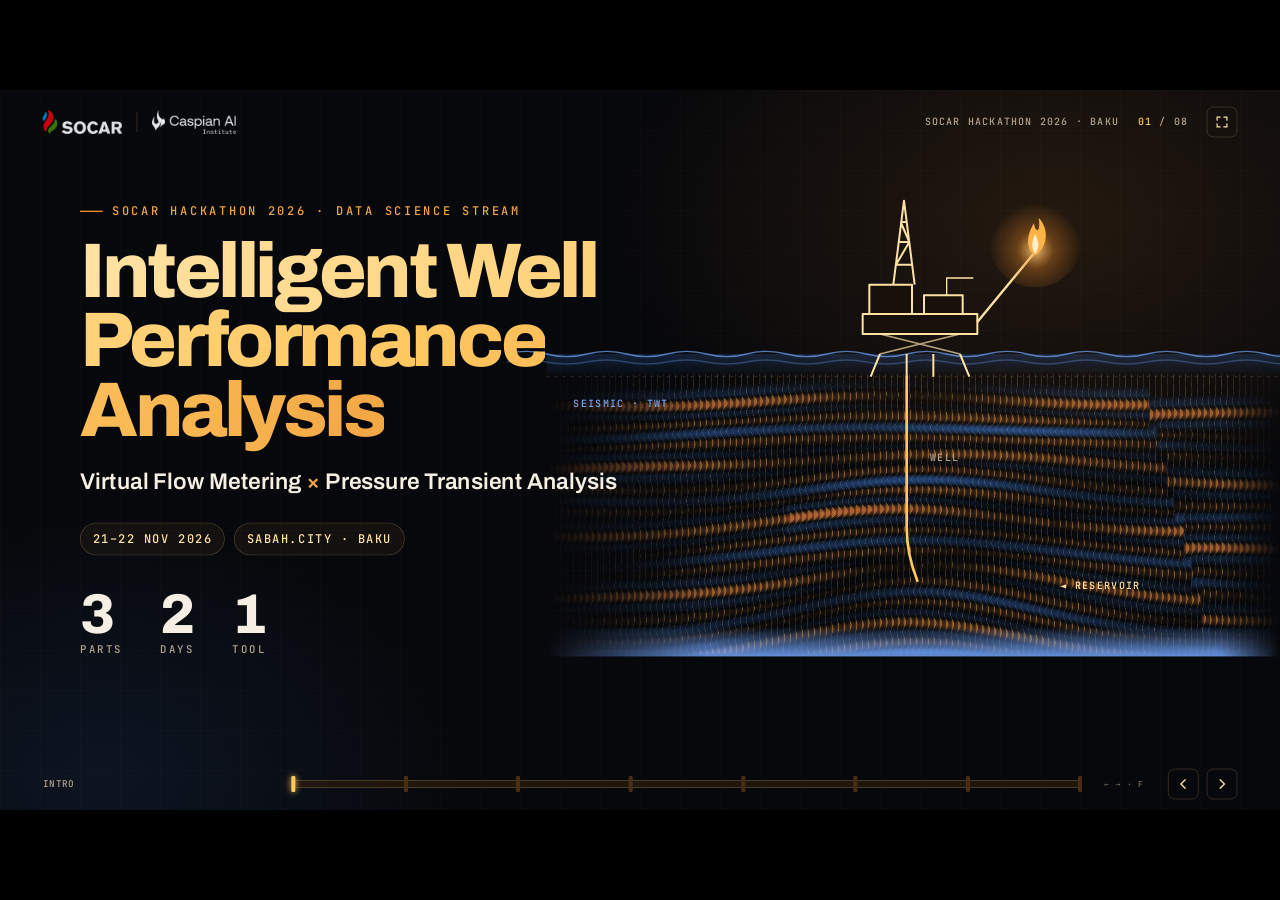
<file: docs/SOCAR_Hackathon_2026_Challenge.html>
<!DOCTYPE html>
<html lang="en">
<head>
<meta charset="utf-8">
<meta name="viewport" content="width=device-width, initial-scale=1">
<title>Intelligent Reservoir Analysis — SOCAR Hackathon 2026</title>
<style>
@font-face{font-family:'Archivo';font-style:normal;font-weight:400;font-display:swap;src:url([data-uri]) format('woff2');unicode-range:U+0000-00FF,U+0131,U+0152-0153,U+02BB-02BC,U+02C6,U+02DA,U+02DC,U+0304,U+0308,U+0329,U+2000-206F,U+20AC,U+2122,U+2191,U+2193,U+2212,U+2215,U+FEFF,U+FFFD;}
@font-face{font-family:'Archivo';font-style:normal;font-weight:400;font-display:swap;src:url([data-uri]) format('woff2');unicode-range:U+0100-02BA,U+02BD-02C5,U+02C7-02CC,U+02CE-02D7,U+02DD-02FF,U+0304,U+0308,U+0329,U+1D00-1DBF,U+1E00-1E9F,U+1EF2-1EFF,U+2020,U+20A0-20AB,U+20AD-20C0,U+2113,U+2C60-2C7F,U+A720-A7FF;}
@font-face{font-family:'Archivo';font-style:normal;font-weight:600;font-display:swap;src:url([data-uri]) format('woff2');unicode-range:U+0000-00FF,U+0131,U+0152-0153,U+02BB-02BC,U+02C6,U+02DA,U+02DC,U+0304,U+0308,U+0329,U+2000-206F,U+20AC,U+2122,U+2191,U+2193,U+2212,U+2215,U+FEFF,U+FFFD;}
@font-face{font-family:'Archivo';font-style:normal;font-weight:600;font-display:swap;src:url([data-uri]) format('woff2');unicode-range:U+0100-02BA,U+02BD-02C5,U+02C7-02CC,U+02CE-02D7,U+02DD-02FF,U+0304,U+0308,U+0329,U+1D00-1DBF,U+1E00-1E9F,U+1EF2-1EFF,U+2020,U+20A0-20AB,U+20AD-20C0,U+2113,U+2C60-2C7F,U+A720-A7FF;}
@font-face{font-family:'Archivo';font-style:normal;font-weight:800;font-display:swap;src:url([data-uri]) format('woff2');unicode-range:U+0000-00FF,U+0131,U+0152-0153,U+02BB-02BC,U+02C6,U+02DA,U+02DC,U+0304,U+0308,U+0329,U+2000-206F,U+20AC,U+2122,U+2191,U+2193,U+2212,U+2215,U+FEFF,U+FFFD;}
@font-face{font-family:'Archivo';font-style:normal;font-weight:800;font-display:swap;src:url([data-uri]) format('woff2');unicode-range:U+0100-02BA,U+02BD-02C5,U+02C7-02CC,U+02CE-02D7,U+02DD-02FF,U+0304,U+0308,U+0329,U+1D00-1DBF,U+1E00-1E9F,U+1EF2-1EFF,U+2020,U+20A0-20AB,U+20AD-20C0,U+2113,U+2C60-2C7F,U+A720-A7FF;}
@font-face{font-family:'JetBrains Mono';font-style:normal;font-weight:500;font-display:swap;src:url([data-uri]) format('woff2');unicode-range:U+0000-00FF,U+0131,U+0152-0153,U+02BB-02BC,U+02C6,U+02DA,U+02DC,U+0304,U+0308,U+0329,U+2000-206F,U+20AC,U+2122,U+2191,U+2193,U+2212,U+2215,U+FEFF,U+FFFD;}
:root{
  --bg:#07080b; --c950:#0a0705; --c900:#120d08; --c850:#18110a; --c800:#1f160d; --c700:#2c1e10; --c600:#4a2e14;
  --amber:#e8892a; --amber2:#f2a446; --gold:#ffc861; --sand:#ffe2a3;
  --ink:#f6efe4; --muted:#b3a38c; --dim:#7d6f5d; --line:rgba(255,206,140,.14); --line2:rgba(255,206,140,.26);
  --sblue:#3d7fe0; --sblue2:#76a8ff; --sred:#e0503a; --gas:#a8d8ff; --water:#4f8ff0; --oil:#f2a446;
  --display:"Archivo", "Segoe UI", system-ui, sans-serif; --mono:"JetBrains Mono", ui-monospace, Consolas, monospace;
}
*{box-sizing:border-box;margin:0;padding:0}
html,body{height:100%;background:#000;overflow:hidden}
body{font-family:var(--display);color:var(--ink);-webkit-font-smoothing:antialiased}
#viewport{position:fixed;inset:0;overflow:hidden;background:#000}
#stage{position:absolute;left:0;top:0;width:1920px;height:1080px;transform-origin:0 0;overflow:hidden;
  background:
   radial-gradient(1100px 700px at 82% 18%, rgba(232,137,42,.13), transparent 60%),
   radial-gradient(900px 650px at 8% 95%, rgba(61,127,224,.11), transparent 60%),
   var(--bg);}
#stage::before{content:"";position:absolute;inset:0;pointer-events:none;opacity:.5;
  background-image:linear-gradient(rgba(255,206,140,.035) 1px,transparent 1px),linear-gradient(90deg,rgba(255,206,140,.035) 1px,transparent 1px);
  background-size:60px 60px;}
.mono{font-family:var(--mono);letter-spacing:.12em;text-transform:uppercase}
button{font:inherit;color:inherit;background:none;border:0;cursor:pointer}

/* ---------- chrome ---------- */
.top{position:absolute;left:0;right:0;top:0;height:96px;display:flex;align-items:center;justify-content:space-between;padding:0 64px;z-index:20}
.logos{display:flex;align-items:center;gap:22px}
.logos img{height:36px;display:block}
.logos .sep{width:1px;height:30px;background:var(--line2)}
.top-right{display:flex;align-items:center;gap:28px;font-size:15px;color:var(--muted)}
.top-right .counter b{color:var(--gold);font-weight:500}
.iconbtn{width:46px;height:46px;border:1px solid var(--line2);border-radius:10px;display:grid;place-items:center;color:var(--sand);transition:.2s}
.iconbtn:hover{background:rgba(232,137,42,.15);border-color:var(--amber)}
.iconbtn svg{width:22px;height:22px}
.bottom{position:absolute;left:0;right:0;bottom:0;height:78px;display:flex;align-items:center;gap:36px;padding:0 64px;z-index:20}
.slide-name{font-size:14px;color:var(--muted);width:340px;white-space:nowrap}
.pipe{position:relative;flex:1;height:12px;border-radius:8px;background:var(--c800);box-shadow:inset 0 0 0 1px var(--line2)}
.pipe .oil{position:absolute;left:0;top:0;bottom:0;border-radius:8px;width:0;transition:width .9s cubic-bezier(.65,0,.35,1);
  background:repeating-linear-gradient(115deg,var(--amber) 0 16px,var(--amber2) 16px 32px);background-size:200% 100%;animation:flowx 1.2s linear infinite;
  box-shadow:0 0 18px rgba(232,137,42,.55)}
@keyframes flowx{to{background-position:-74px 0}}
.pipe .fl{position:absolute;top:-6px;width:6px;height:24px;margin-left:-3px;border-radius:2px;background:var(--c600);transition:.4s}
.pipe .fl.on{background:var(--gold);box-shadow:0 0 10px var(--gold)}
.nav{display:flex;gap:12px}
.hint{font-size:12px;color:var(--dim);white-space:nowrap}

/* ---------- slides ---------- */
.slide{position:absolute;inset:0;opacity:0;visibility:hidden;transform:scale(1.015);transition:opacity .7s ease,transform .9s cubic-bezier(.16,1,.3,1),visibility 0s .7s}
.slide.active{opacity:1;visibility:visible;transform:none;transition:opacity .7s ease,transform .9s cubic-bezier(.16,1,.3,1),visibility 0s}
.a{opacity:0}
.slide.active .a{animation:rise .9s cubic-bezier(.16,1,.3,1) both;animation-delay:calc(var(--d,0)*1ms)}
.slide.active .a.fade{animation-name:fadein}
.slide.active .a.left{animation-name:fromleft}
.slide.active .a.pop{animation-name:pop;animation-duration:.7s}
@keyframes rise{from{opacity:0;transform:translateY(34px)}to{opacity:1;transform:none}}
@keyframes fadein{from{opacity:0}to{opacity:1}}
@keyframes fromleft{from{opacity:0;transform:translateX(-40px)}to{opacity:1;transform:none}}
@keyframes pop{0%{opacity:0;transform:scale(.6)}70%{opacity:1;transform:scale(1.08)}100%{opacity:1;transform:none}}

.kicker{font-family:var(--mono);font-size:18px;letter-spacing:.2em;text-transform:uppercase;color:var(--amber2);display:flex;align-items:center;gap:14px}
.kicker::before{content:"";width:34px;height:2px;background:var(--amber)}
.h2{font-size:68px;font-weight:800;letter-spacing:-.03em;line-height:1.02;margin-top:18px}
.sub{font-size:26px;color:var(--muted);margin-top:16px;line-height:1.35;max-width:1500px}
.grad{background:linear-gradient(100deg,var(--sand) 0%,var(--gold) 30%,var(--amber) 60%,var(--gold) 80%,var(--sand) 100%);background-size:220% 100%;
  -webkit-background-clip:text;background-clip:text;color:transparent;animation:shine 6s linear infinite}
@keyframes shine{to{background-position:-220% 0}}
.head{position:absolute;left:120px;top:120px;right:120px}

/* ---------- slide 1 hero ---------- */
.hero-copy{position:absolute;left:120px;top:170px;width:900px;z-index:3}
.hero-title{font-size:116px;font-weight:800;letter-spacing:-.045em;line-height:.9;margin-top:26px}
.hero-sub{font-size:34px;color:var(--ink);margin-top:34px;line-height:1.25;font-weight:600}
.hero-sub span{color:var(--amber2)}
.chips{display:flex;gap:14px;margin-top:40px;flex-wrap:wrap}
.chip{font-family:var(--mono);font-size:18px;letter-spacing:.1em;text-transform:uppercase;padding:12px 18px;border:1px solid var(--line2);border-radius:999px;color:var(--sand);background:rgba(255,200,97,.05)}
.stats{display:flex;gap:56px;margin-top:46px}
.stat b{display:block;font-size:84px;font-weight:800;letter-spacing:-.04em;line-height:1;color:var(--ink)}
.stat span{font-family:var(--mono);font-size:16px;letter-spacing:.18em;color:var(--muted);text-transform:uppercase}
.hero-vis{position:absolute;left:820px;top:96px;width:1100px;height:906px}
.hero-vis canvas{position:absolute;left:0;top:330px;width:1100px;height:576px;-webkit-mask-image:linear-gradient(90deg,transparent 0,#000 22%,#000 92%,transparent);mask-image:linear-gradient(90deg,transparent 0,#000 22%,#000 92%,transparent)}
.hero-vis svg.over{position:absolute;left:0;top:0;width:1100px;height:906px;overflow:visible}

/* platform + flare */
.flare{transform-origin:50% 100%;transform-box:fill-box;animation:flick .18s ease-in-out infinite alternate}
@keyframes flick{from{transform:scale(1,1) skewX(-3deg)}to{transform:scale(.92,1.08) skewX(3deg)}}
.flareglow{animation:glow 1.6s ease-in-out infinite alternate}
@keyframes glow{from{opacity:.55}to{opacity:.95}}
.wave{animation:wave 6s linear infinite}
@keyframes wave{to{transform:translateX(-120px)}}
.welldraw{stroke-dasharray:1200;stroke-dashoffset:1200}
.slide.active .welldraw{animation:draw 2.4s 1.1s cubic-bezier(.65,0,.35,1) forwards}
@keyframes draw{to{stroke-dashoffset:0}}
.droplet{opacity:0}
.slide.active .droplet{animation:riseup 2.6s linear infinite;animation-delay:calc(3.4s + var(--d,0)*1ms)}
@keyframes riseup{0%{opacity:0;transform:translateY(0)}10%{opacity:1}90%{opacity:1}100%{opacity:0;transform:translateY(-300px)}}
.dhi{opacity:0}
.slide.active .dhi{animation:dhi 3s 3.2s ease-in-out infinite alternate}
@keyframes dhi{from{opacity:.35}to{opacity:.95}}

/* ---------- map ---------- */
.map-copy{position:absolute;left:120px;top:150px;width:590px;z-index:3}
.map-copy .h2{font-size:62px}
.map-copy p{font-size:23px;color:var(--muted);line-height:1.45;margin-top:22px}
.fields{margin-top:30px;display:flex;flex-direction:column;gap:14px}
.field{border:1px solid var(--line);border-radius:14px;padding:16px 20px;background:rgba(255,200,97,.03);transition:.4s;cursor:pointer}
.field .row{display:flex;align-items:center;gap:12px}
.field h4{font-size:26px;font-weight:800;letter-spacing:-.01em}
.field .tag{font-family:var(--mono);font-size:13px;letter-spacing:.14em;padding:4px 9px;border-radius:6px;border:1px solid currentColor}
.field .tag.oil{color:var(--amber2)} .field .tag.gas{color:var(--gas)}
.field p{font-size:19px;color:var(--muted);margin-top:6px;line-height:1.35}
.field.hot{border-color:var(--amber);background:rgba(232,137,42,.12);box-shadow:0 0 0 1px rgba(232,137,42,.4),0 12px 40px rgba(232,137,42,.15)}
.map-wrap{position:absolute;left:740px;top:120px;width:1160px;height:831px}
.map-wrap svg{width:1160px;height:831px;overflow:visible;-webkit-mask-image:radial-gradient(ellipse 72% 78% at 58% 50%,#000 62%,transparent 100%);mask-image:radial-gradient(ellipse 72% 78% at 58% 50%,#000 62%,transparent 100%)}
.ring{transform-box:fill-box;transform-origin:center;animation:ring 2.8s cubic-bezier(.2,.6,.3,1) infinite}
@keyframes ring{from{transform:scale(.2);opacity:.9}to{transform:scale(3.4);opacity:0}}
.flow{stroke-dasharray:10 14;animation:dash 1.2s linear infinite}
@keyframes dash{to{stroke-dashoffset:-48}}
.marker .core{transition:.3s}
.marker.hot .core{r:11}
.marker.hot .lbl{fill:var(--gold)}
.sweep{animation:sweep 7s linear infinite}
@keyframes sweep{from{transform:translateX(-420px)}to{transform:translateX(420px)}}
.maplbl{font-family:var(--mono);font-size:16px;letter-spacing:.12em;fill:var(--sand);text-transform:uppercase;paint-order:stroke;stroke:#07080b;stroke-width:5px;stroke-linejoin:round}
.mapbig{font-family:var(--mono);font-size:22px;letter-spacing:.6em;fill:rgba(118,168,255,.55)}
.legend{position:absolute;right:30px;bottom:24px;display:flex;gap:22px;font-family:var(--mono);font-size:14px;letter-spacing:.1em;color:var(--muted);text-transform:uppercase;align-items:center;background:rgba(7,8,11,.7);padding:12px 18px;border-radius:12px;border:1px solid var(--line)}
.legend i{display:inline-block;width:22px;height:4px;border-radius:2px;margin-right:8px;vertical-align:middle}

/* ---------- challenge ---------- */
.cards{position:absolute;left:120px;right:120px;top:350px;display:grid;grid-template-columns:repeat(3,1fr);gap:56px}
.card{position:relative;border:1px solid var(--line2);border-radius:22px;padding:28px 30px 30px;background:linear-gradient(180deg,rgba(255,200,97,.06),rgba(255,200,97,.015));min-height:620px;backdrop-filter:blur(2px)}
.card .vis{height:190px;border-radius:14px;background:rgba(0,0,0,.35);border:1px solid var(--line);overflow:hidden;position:relative}
.card .vis svg{width:100%;height:100%}
.partno{font-family:var(--mono);font-size:16px;letter-spacing:.2em;color:var(--amber2);margin-top:24px}
.card h3{font-size:38px;font-weight:800;letter-spacing:-.02em;margin-top:8px;line-height:1.05}
.card p{font-size:21px;color:var(--muted);line-height:1.4;margin-top:12px}
.task{margin-top:18px;padding:16px 18px;border-radius:12px;background:rgba(232,137,42,.1);border:1px solid rgba(232,137,42,.35)}
.task .mono{font-size:13px;color:var(--gold)}
.task div{font-size:20px;line-height:1.38;margin-top:6px;color:var(--ink)}
.pipeline-bg{position:absolute;left:0;right:0;top:445px;height:0}
.drop{animation:dropmove 3s linear infinite}
@keyframes dropmove{from{transform:translateX(-40px)}to{transform:translateX(560px)}}
.needle{transform-origin:0 0;animation:needle 1.4s ease-in-out infinite alternate}
@keyframes needle{from{transform:rotate(-38deg)}to{transform:rotate(22deg)}}
.loopdraw{stroke-dasharray:600;stroke-dashoffset:600;animation:loopdraw 4s ease-in-out infinite}
@keyframes loopdraw{0%{stroke-dashoffset:600}55%,85%{stroke-dashoffset:0}100%{stroke-dashoffset:0;opacity:0}}
.bar{transform-box:fill-box;transform-origin:bottom;animation:bar 1.6s ease-in-out infinite alternate}
@keyframes bar{from{transform:scaleY(.35)}to{transform:scaleY(1)}}

/* ---------- VFM ---------- */
.strip{position:absolute;left:120px;top:330px;width:1680px;height:300px}
.strip svg{width:1680px;height:300px;overflow:visible}
.readout{font-family:var(--mono);font-size:18px;fill:var(--sand);letter-spacing:.06em}
.readlbl{font-family:var(--mono);font-size:13px;fill:var(--muted);letter-spacing:.16em}
.node{animation:nodep 1.6s ease-in-out infinite alternate;animation-delay:calc(var(--d,0)*1ms)}
@keyframes nodep{from{fill:#2b1d10}to{fill:#f2a446}}
.list{display:flex;flex-direction:column}
.li{display:flex;gap:20px;padding:18px 0;border-top:1px solid var(--line)}
.li:last-child{border-bottom:1px solid var(--line)}
.num{flex:none;width:52px;height:52px;border-radius:50%;display:grid;place-items:center;font-family:var(--mono);font-size:18px;color:var(--gold);background:rgba(232,137,42,.14);border:1px solid rgba(232,137,42,.45)}
.li h4{font-size:27px;font-weight:700;letter-spacing:-.01em}
.li p{font-size:20px;color:var(--muted);margin-top:4px;line-height:1.35}
.panel{border:1px solid var(--line2);border-radius:20px;background:rgba(10,7,5,.55);position:absolute}
.chartdraw{stroke-dasharray:3000;stroke-dashoffset:3000}
.slide.active .chartdraw{animation:draw 3.2s .9s cubic-bezier(.45,0,.2,1) forwards}
.testpt{opacity:0}
.slide.active .testpt{animation:pop .5s cubic-bezier(.16,1,.3,1) both;animation-delay:calc(var(--d,0)*1ms)}

/* ---------- PTA ---------- */
.valve-shut{animation:none;fill:transparent}
.slide.active .valve-shut{animation:shut .5s 1.6s forwards}
@keyframes shut{to{fill:var(--sred)}}
.shuttag{opacity:0}
.slide.active .shuttag{animation:blink 1s 1.7s steps(2) 3,fadein .2s 4.7s forwards}
@keyframes blink{0%{opacity:1}50%{opacity:0}100%{opacity:1}}
.pring{opacity:0;transform-box:fill-box;transform-origin:center}
.slide.active .pring{animation:ring 2.4s cubic-bezier(.2,.6,.3,1) infinite;animation-delay:calc(2.1s + var(--d,0)*1ms)}
.qtile{border:1px solid var(--line2);border-radius:16px;padding:14px 18px;background:rgba(255,200,97,.04)}
.qtile .sym sub{font-size:20px;font-style:italic;margin-left:2px}
.qtile .sym{font-family:Georgia,"Times New Roman",serif;font-style:italic;font-weight:700;font-size:38px;color:var(--gold);line-height:1;height:40px}
.qtile .val{font-family:var(--mono);font-size:24px;color:var(--ink);margin-top:8px}
.qtile .val i{display:inline-block;width:12px;height:26px;background:var(--amber);vertical-align:-4px;margin-left:6px;animation:cursor 1s steps(2) infinite}
@keyframes cursor{50%{opacity:0}}
.qtile .nm{font-size:18px;color:var(--muted);margin-top:6px}
.qmark{font-family:var(--display);font-weight:800;font-size:96px;fill:rgba(255,200,97,.22);animation:qpulse 2.4s ease-in-out infinite}
@keyframes qpulse{50%{fill:rgba(255,200,97,.5)}}
.lens{animation:lens 6.6s ease-in-out infinite}
@keyframes lens{0%{transform:translate(0,0)}25%{transform:translate(260px,-30px)}50%{transform:translate(300px,40px)}75%{transform:translate(60px,30px)}100%{transform:translate(0,0)}}

/* ---------- APP ---------- */
.app{position:absolute;left:120px;top:330px;width:1040px;height:540px;border-radius:20px;border:1px solid var(--line2);background:#0d0a07;overflow:hidden;box-shadow:0 30px 80px rgba(0,0,0,.55),0 0 0 1px rgba(232,137,42,.08)}
.app .bar{animation:none}
.tb{height:46px;background:var(--c800);display:flex;align-items:center;gap:10px;padding:0 18px;border-bottom:1px solid var(--line)}
.tb i{width:12px;height:12px;border-radius:50%}
.tb span{font-family:var(--mono);font-size:14px;color:var(--muted);margin-left:10px;letter-spacing:.1em}
.side{position:absolute;left:0;top:46px;bottom:0;width:250px;border-right:1px solid var(--line);padding:22px 20px;background:rgba(255,200,97,.02)}
.upl{border:1.5px dashed rgba(232,137,42,.55);border-radius:12px;padding:18px 12px;text-align:center;font-size:17px}
.upl small{display:block;font-family:var(--mono);font-size:12px;color:var(--muted);margin-top:6px;letter-spacing:.1em}
.prog{height:6px;border-radius:4px;background:var(--c700);margin-top:12px;overflow:hidden}
.prog b{display:block;height:100%;width:0;background:var(--amber)}
.slide.active .prog b{animation:progr 2.2s .6s ease forwards}
@keyframes progr{to{width:100%}}
.btn{margin-top:16px;border-radius:10px;padding:13px 12px;text-align:center;font-weight:700;font-size:17px}
.btn.pri{background:var(--amber);color:#160d04}
.slide.active .btn.pri{animation:pulse 1.6s 2.8s ease-in-out infinite}
@keyframes pulse{50%{box-shadow:0 0 0 8px rgba(232,137,42,.25)}}
.btn.sec{border:1px solid var(--line2);color:var(--ink)}
.main{position:absolute;left:270px;right:20px;top:66px;bottom:20px}
.kpis{display:grid;grid-template-columns:repeat(3,1fr);gap:14px}
.kpi{border:1px solid var(--line);border-radius:12px;padding:12px 16px;background:rgba(255,200,97,.03)}
.kpi .mono{font-size:12px}
.kpi b{font-size:38px;font-weight:800;letter-spacing:-.02em;display:block;margin-top:2px}
.kpi small{font-family:var(--mono);font-size:12px;color:var(--muted);letter-spacing:.08em}
.res{display:grid;grid-template-columns:repeat(4,1fr);gap:10px;margin-top:14px}
.res div{border:1px solid var(--line);border-radius:10px;padding:10px 12px;font-family:var(--mono);font-size:15px;white-space:nowrap}
.res em sub{font-size:12px}
.res em{font-family:Georgia,serif;font-weight:700;color:var(--gold);margin-right:10px;font-size:20px}
.features{position:absolute;left:1240px;top:330px;width:560px}

/* ---------- scoring ---------- */
.tanks{position:absolute;left:120px;right:120px;top:320px;display:grid;grid-template-columns:repeat(4,1fr);gap:56px}
.tank{position:relative;height:300px;border-radius:26px;border:2px solid var(--line2);overflow:hidden;background:rgba(255,200,97,.03)}
.tank .lvl{position:absolute;left:0;right:0;bottom:0;height:0;transition:height 2.2s cubic-bezier(.65,0,.35,1)}
.tank .lvl svg{position:absolute;left:0;top:-22px;width:200%;height:24px;animation:tankwave 3s linear infinite}
@keyframes tankwave{to{transform:translateX(-50%)}}
.tank .lvl .body{position:absolute;left:0;right:0;top:0;bottom:0;background:linear-gradient(180deg,#e8892a,#7a3f0c 70%,#3a1d06)}
.tank .val{position:absolute;left:26px;top:20px;z-index:2}
.tank .val b{font-size:110px;font-weight:800;letter-spacing:-.05em;line-height:1;text-shadow:0 4px 30px rgba(0,0,0,.5)}
.tank .val span{font-family:var(--mono);font-size:22px;letter-spacing:.14em;color:var(--sand);margin-left:8px}
.tank .nm{position:absolute;right:22px;top:24px;font-family:var(--mono);font-size:18px;letter-spacing:.18em;color:var(--sand);z-index:2}
.tick{position:absolute;right:0;width:18px;height:2px;background:var(--line2)}
.brk{margin-top:26px}
.brk .r{display:flex;justify-content:space-between;align-items:baseline;padding:11px 0;border-top:1px solid var(--line);font-size:21px;gap:12px}
.brk .r:last-child{border-bottom:1px solid var(--line)}
.brk .r b{font-family:var(--mono);color:var(--gold);font-weight:500}
.brk .r.sub{padding-left:22px;color:var(--muted);font-size:19px}
.brk .r.sub b{color:var(--muted)}

/* ---------- closing ---------- */
.end-copy{position:absolute;left:120px;top:230px;width:960px;z-index:3}
.end-title{font-size:200px;font-weight:800;letter-spacing:-.05em;line-height:.9}
.end-sub{font-size:48px;font-weight:700;margin-top:26px;letter-spacing:-.02em}
.end-meta{font-family:var(--mono);font-size:20px;letter-spacing:.16em;color:var(--muted);margin-top:40px;text-transform:uppercase}
.end-map{position:absolute;right:10px;top:110px;width:900px;height:645px;opacity:.95;-webkit-mask-image:radial-gradient(ellipse 70% 75% at 60% 50%,#000 60%,transparent 100%);mask-image:radial-gradient(ellipse 70% 75% at 60% 50%,#000 60%,transparent 100%)}
.end-band{position:absolute;left:0;right:0;bottom:78px;height:250px}
.end-band canvas{width:1920px;height:250px;-webkit-mask-image:linear-gradient(180deg,transparent,#000 35%);mask-image:linear-gradient(180deg,transparent,#000 35%)}

@media (prefers-reduced-motion: reduce){*{animation-duration:.001s!important;animation-iteration-count:1!important;transition:none!important}}
</style>
</head>
<body>
<div id="viewport"><div id="stage">

<!-- ================= chrome ================= -->
<div class="top">
  <div class="logos"><img alt="SOCAR" src="[data-uri]"><span class="sep"></span><img alt="Caspian AI Institute" src="[data-uri]"></div>
  <div class="top-right">
    <span class="mono">SOCAR Hackathon 2026 · Baku</span>
    <span class="mono counter"><b id="cur">01</b> / <span id="tot">08</span></span>
    <button class="iconbtn" id="fsbtn" title="Full screen (F)" aria-label="Toggle full screen">
      <svg viewBox="0 0 24 24" fill="none" stroke="currentColor" stroke-width="2" stroke-linecap="round"><path d="M4 9V4h5M20 9V4h-5M4 15v5h5M20 15v5h-5"/></svg>
    </button>
  </div>
</div>
<div class="bottom">
  <div class="mono slide-name" id="slideName"></div>
  <div class="pipe" id="pipe"><div class="oil" id="oilbar"></div></div>
  <span class="mono hint">← → · F</span>
  <div class="nav">
    <button class="iconbtn" id="prev" aria-label="Previous slide"><svg viewBox="0 0 24 24" fill="none" stroke="currentColor" stroke-width="2.2" stroke-linecap="round"><path d="M15 5l-7 7 7 7"/></svg></button>
    <button class="iconbtn" id="next" aria-label="Next slide"><svg viewBox="0 0 24 24" fill="none" stroke="currentColor" stroke-width="2.2" stroke-linecap="round"><path d="M9 5l7 7-7 7"/></svg></button>
  </div>
</div>

<!-- ================= 1 HERO ================= -->
<section class="slide" data-name="Intro">
  <div class="hero-vis">
    <canvas id="seisHero" data-seis="hero"></canvas>
    <svg class="over" viewBox="0 0 1100 906">
      <defs>
        <radialGradient id="fg" cx="50%" cy="60%" r="50%"><stop offset="0" stop-color="#ffd27f" stop-opacity=".9"/><stop offset=".4" stop-color="#e8892a" stop-opacity=".35"/><stop offset="1" stop-color="#e8892a" stop-opacity="0"/></radialGradient>
        <radialGradient id="dhiG" cx="50%" cy="50%" r="50%"><stop offset="0" stop-color="#ffc861" stop-opacity=".95"/><stop offset=".55" stop-color="#e8892a" stop-opacity=".45"/><stop offset="1" stop-color="#e8892a" stop-opacity="0"/></radialGradient>
        <linearGradient id="seaG" x1="0" y1="0" x2="0" y2="1"><stop offset="0" stop-color="#3d7fe0" stop-opacity=".22"/><stop offset="1" stop-color="#3d7fe0" stop-opacity="0"/></linearGradient>
      </defs>
      <!-- sea -->
      <rect x="0" y="300" width="1100" height="34" fill="url(#seaG)" class="a fade" style="--d:200"/>
      <g class="a fade" style="--d:300"><g class="wave">
        <path d="M-60 300 q30 -8 60 0 t60 0 t60 0 t60 0 t60 0 t60 0 t60 0 t60 0 t60 0 t60 0 t60 0 t60 0 t60 0 t60 0 t60 0 t60 0 t60 0 t60 0 t60 0 t60 0 t60 0" fill="none" stroke="#76a8ff" stroke-opacity=".7" stroke-width="2"/>
        <path d="M-60 312 q30 -6 60 0 t60 0 t60 0 t60 0 t60 0 t60 0 t60 0 t60 0 t60 0 t60 0 t60 0 t60 0 t60 0 t60 0 t60 0 t60 0 t60 0 t60 0 t60 0 t60 0 t60 0" fill="none" stroke="#76a8ff" stroke-opacity=".3" stroke-width="2"/>
      </g></g>
      <!-- seabed line -->
      <path d="M0 334 L1100 334" stroke="rgba(255,206,140,.25)" stroke-dasharray="4 8"/>
      <!-- offshore platform -->
      <g class="a" style="--d:500" fill="none" stroke="#ffe2a3" stroke-width="3" stroke-linejoin="round">
        <path d="M500 300 L486 334 M540 300 L540 334 M580 300 L580 334 M620 300 L634 334"/>
        <path d="M496 270 L624 270 M500 270 L620 300 M620 270 L500 300" stroke-width="2" opacity=".7"/>
        <rect x="474" y="240" width="172" height="30" fill="#18110a"/>
        <rect x="484" y="196" width="64" height="44" fill="#18110a"/>
        <rect x="566" y="212" width="58" height="28" fill="#18110a"/>
        <path d="M520 196 L536 70 L552 196 M524 166 L548 166 M528 132 L544 132 M531 102 L541 102 M524 166 L544 132 L531 102"/>
        <path d="M646 252 L730 150" stroke-width="3.5"/>
        <path d="M600 212 L600 186 L640 186" stroke-width="2"/>
      </g>
      <circle cx="733" cy="130" r="70" fill="url(#fg)" class="flareglow"/>
      <path class="flare" d="M733 152 C716 140 722 118 731 104 C732 118 742 120 738 96 C754 112 752 140 733 152 Z" fill="#ffb347"/>
      <path class="flare" d="M733 150 C726 142 728 128 733 120 C736 130 742 134 733 150 Z" fill="#fff1c9"/>
      <!-- well path -->
      <path class="welldraw" d="M540 334 L540 560 Q540 600 556 640" fill="none" stroke="#ffc861" stroke-width="4" stroke-linecap="round"/>
      <ellipse class="dhi" cx="560" cy="650" rx="190" ry="34" fill="url(#dhiG)"/>
      <g fill="#f2a446">
        <circle class="droplet" cx="541" cy="560" r="6" style="--d:0"/>
        <circle class="droplet" cx="541" cy="560" r="5" style="--d:650"/>
        <circle class="droplet" cx="541" cy="560" r="6" style="--d:1300"/>
        <circle class="droplet" cx="541" cy="560" r="4" style="--d:1950"/>
      </g>
      <g class="a fade" style="--d:2600" font-family="JetBrains Mono, monospace" font-size="15" letter-spacing="2" fill="#ffe2a3">
        <text x="770" y="652">◄ RESERVOIR</text>
        <text x="575" y="460" fill="#b3a38c">WELL</text>
        <text x="40" y="380" fill="#76a8ff">SEISMIC · TWT</text>
      </g>
    </svg>
  </div>
  <div class="hero-copy">
    <div class="kicker a" style="--d:100">SOCAR Hackathon 2026 · Data Science Stream</div>
    <h1 class="hero-title a" style="--d:250"><span class="grad">Intelligent Well Performance Analysis</span></h1>
    <div class="hero-sub a" style="--d:450">Virtual Flow Metering <span>×</span> Pressure Transient Analysis</div>
    <div class="chips a" style="--d:650"><span class="chip">21–22 Nov 2026</span><span class="chip">SABAH.city · Baku</span></div>
    <div class="stats">
      <div class="stat a" style="--d:850"><b data-count="3">0</b><span>Parts</span></div>
      <div class="stat a" style="--d:950"><b data-count="2">0</b><span>Days</span></div>
      <div class="stat a" style="--d:1050"><b data-count="1">0</b><span>Tool</span></div>
    </div>
  </div>
</section>

<!-- ================= 2 MAP ================= -->
<section class="slide" data-name="Caspian offshore">
  <div class="map-copy">
    <div class="kicker a" style="--d:100">The field · Caspian offshore</div>
    <h2 class="h2 a" style="--d:200">Azerbaijan's oil <span class="grad">lives offshore</span></h2>
    <p class="a" style="--d:350">Platforms in the Caspian stream pressure, temperature and choke data around the clock. This weekend, you turn that data into answers.</p>
    <div class="fields">
      <div class="field a" style="--d:500" data-f="acg"><div class="row"><h4>Azeri–Chirag–Gunashli</h4></div><p>≈100 km east of Baku. The largest oilfield in Azerbaijan's Caspian sector.</p></div>
      <div class="field a" style="--d:620" data-f="sd"><div class="row"><h4>Shah Deniz</h4></div><p>≈70 km southeast of Baku. Azerbaijan's largest gas field.</p></div>
      <div class="field a" style="--d:740" data-f="nd"><div class="row"><h4>Neft Daşları</h4></div><p>Oil struck on 7 November 1949: the world's first offshore oil platform.</p></div>
    </div>
  </div>
  <div class="map-wrap a fade" style="--d:150">
    <svg id="mapsvg" viewBox="0 0 1200 860"></svg>
    <div class="legend"><span><i style="background:var(--amber2)"></i>Oil</span><span><i style="background:var(--gas)"></i>Gas</span><span><i style="background:repeating-linear-gradient(90deg,var(--sblue2) 0 3px,transparent 3px 6px)"></i>Seismic lines</span></div>
  </div>
</section>

<!-- ================= 3 CHALLENGE ================= -->
<section class="slide" data-name="The challenge">
  <div class="head">
    <div class="kicker a" style="--d:100">The challenge · Intelligent Well Performance Analysis</div>
    <h2 class="h2 a" style="--d:200">One well. Three parts. <span class="grad">One tool.</span></h2>
  </div>
  <div class="cards">
    <div class="card a" style="--d:350">
      <div class="vis"><svg viewBox="0 0 520 190">
        <rect x="0" y="80" width="520" height="34" fill="#1f160d" stroke="rgba(255,206,140,.3)"/>
        <g class="drop" style="animation-delay:0s"><circle cx="0" cy="97" r="9" fill="#f2a446"/></g>
        <g class="drop" style="animation-delay:-1s"><circle cx="0" cy="97" r="9" fill="#a8d8ff"/></g>
        <g class="drop" style="animation-delay:-2s"><circle cx="0" cy="97" r="9" fill="#4f8ff0"/></g>
        <g class="drop" style="animation-delay:-.5s"><circle cx="0" cy="97" r="6" fill="#f2a446"/></g>
        <g class="drop" style="animation-delay:-1.5s"><circle cx="0" cy="97" r="6" fill="#f2a446"/></g>
        <g class="drop" style="animation-delay:-2.5s"><circle cx="0" cy="97" r="6" fill="#4f8ff0"/></g>
        <circle cx="140" cy="42" r="30" fill="#0d0a07" stroke="#ffc861" stroke-width="2"/>
        <g transform="translate(140 42)"><path class="needle" d="M0 0 L22 0" stroke="#e0503a" stroke-width="3" stroke-linecap="round"/></g>
        <path d="M140 72 L140 80" stroke="#ffc861" stroke-width="2"/>
        <text x="190" y="48" font-family="JetBrains Mono, monospace" font-size="16" fill="#ffe2a3" letter-spacing="2">P · T · CHOKE</text>
        <text x="20" y="160" font-family="JetBrains Mono, monospace" font-size="15" fill="#b3a38c" letter-spacing="2">Q OIL · Q GAS · Q WATER → DAILY</text>
      </svg></div>
      <div class="partno">PART 01</div>
      <h3>Virtual flow metering</h3>
      <p>Estimates oil, gas and water rates from readily available sensor measurements.</p>
      <div class="task"><span class="mono">Your task</span><div>Use well-test data to build a model that predicts daily oil, gas and water rates from high-frequency data.</div></div>
    </div>
    <div class="card a" style="--d:500">
      <div class="vis"><svg viewBox="0 0 520 190">
        <path d="M40 20 L40 160 L490 160" fill="none" stroke="#7d6f5d" stroke-width="2"/>
        <g stroke="#ffe2a3" stroke-opacity=".07"><path d="M130 20V160M220 20V160M310 20V160M400 20V160M40 55H490M40 90H490M40 125H490"/></g>
        <path class="loopdraw" d="M48 140 C110 132 150 118 200 104 S290 70 340 66 S430 52 480 48" fill="none" stroke="#ffc861" stroke-width="4" stroke-linecap="round"/>
      </svg></div>
      <div class="partno">PART 02</div>
      <h3>Pressure transient analysis</h3>
      <p>Estimates key reservoir characteristics from the pressure recovery after a well is shut in following production.</p>
      <div class="task"><span class="mono">Your task</span><div>Use the VFM oil rate with pressure and lab data to analyse the build-up test, create diagnostic plots and obtain reservoir properties.</div></div>
    </div>
    <div class="card a" style="--d:650">
      <div class="vis"><svg viewBox="0 0 520 190">
        <rect x="30" y="18" width="460" height="154" rx="10" fill="#0d0a07" stroke="rgba(255,206,140,.3)"/>
        <circle cx="48" cy="34" r="5" fill="#e0503a"/><circle cx="64" cy="34" r="5" fill="#f2a446"/><circle cx="80" cy="34" r="5" fill="#4f8ff0"/>
        <rect class="bar" x="60" y="70" width="34" height="86" rx="4" fill="#f2a446" style="animation-delay:0s"/>
        <rect class="bar" x="104" y="90" width="34" height="66" rx="4" fill="#a8d8ff" style="animation-delay:-.5s"/>
        <rect class="bar" x="148" y="110" width="34" height="46" rx="4" fill="#4f8ff0" style="animation-delay:-1s"/>
        <path class="loopdraw" d="M220 140 L260 120 L300 128 L340 92 L380 100 L420 70 L470 76" fill="none" stroke="#ffc861" stroke-width="3.5" stroke-linecap="round" stroke-linejoin="round"/>
      </svg></div>
      <div class="partno">PART 03</div>
      <h3>Interactive application</h3>
      <p>A single tool that combines VFM and PTA for engineers and managers.</p>
      <div class="task"><span class="mono">Your task</span><div>Let users input well data and get production predictions, reservoir-property estimates and diagnostic plots.</div></div>
    </div>
  </div>
</section>

<!-- ================= 4 VFM ================= -->
<section class="slide" data-name="Part 1 · VFM">
  <div class="head">
    <div class="kicker a" style="--d:100">Part 01 · Virtual flow metering</div>
    <h2 class="h2 a" style="--d:200">Predict daily oil, gas &amp; water rates</h2>
    <div class="sub a" style="--d:300">Well tests come only every few weeks. Your model fills in every day between them, using sensors the well already has.</div>
  </div>
  <div class="strip a fade" style="--d:400">
    <svg viewBox="0 0 1680 300">
      <!-- wellhead -->
      <g stroke="#ffe2a3" stroke-width="3" fill="#18110a">
        <rect x="40" y="70" width="60" height="170" rx="4"/>
        <rect x="28" y="56" width="84" height="16" fill="#ffe2a3"/>
        <rect x="18" y="240" width="104" height="18"/>
        <path d="M54 104 L86 104 L54 136 L86 136 Z M54 176 L86 176 L54 208 L86 208 Z" fill="#0d0a07"/>
      </g>
      <text x="70" y="290" text-anchor="middle" class="readlbl">WELLHEAD</text>
      <!-- flowline -->
      <path d="M100 156 L1080 156" stroke="#2c1e10" stroke-width="26" stroke-linecap="round"/>
      <path class="flow" d="M100 156 L1080 156" stroke="#f2a446" stroke-width="8" fill="none"/>
      <!-- sensors -->
      <g id="sensors">
        <g transform="translate(300 0)"><path d="M0 156 L0 104" stroke="#ffe2a3" stroke-width="2"/><circle cx="0" cy="80" r="26" fill="#0d0a07" stroke="#ffe2a3" stroke-width="2.5"/><text y="86" text-anchor="middle" font-family="JetBrains Mono, monospace" font-size="18" fill="#ffe2a3">P</text>
          <text y="30" text-anchor="middle" class="readout" id="rP">182.4 bar</text></g>
        <g transform="translate(500 0)"><path d="M0 156 L0 104" stroke="#ffe2a3" stroke-width="2"/><circle cx="0" cy="80" r="26" fill="#0d0a07" stroke="#ffe2a3" stroke-width="2.5"/><text y="86" text-anchor="middle" font-family="JetBrains Mono, monospace" font-size="18" fill="#ffe2a3">T</text>
          <text y="30" text-anchor="middle" class="readout" id="rT">64.1 °C</text></g>
        <g transform="translate(740 0)">
          <path d="M-30 136 L-30 176 L0 156 Z M30 136 L30 176 L0 156 Z" fill="#0d0a07" stroke="#ffe2a3" stroke-width="2.5" stroke-linejoin="round"/>
          <path d="M0 156 L0 104" stroke="#ffe2a3" stroke-width="2"/><rect x="-22" y="86" width="44" height="18" rx="3" fill="#ffe2a3"/>
          <text y="30" text-anchor="middle" class="readout" id="rC">CHOKE 38%</text></g>
      </g>
      <g class="readlbl"><text x="400" y="220" text-anchor="middle">HIGH-FREQUENCY DATA</text><text x="740" y="220" text-anchor="middle">CHOKE OPENINGS</text></g>
      <!-- data pulses -->
      <circle r="7" fill="#76a8ff"><animateMotion dur="1.8s" repeatCount="indefinite" path="M300 156 L1100 156"/></circle>
      <circle r="7" fill="#76a8ff"><animateMotion dur="1.8s" begin=".6s" repeatCount="indefinite" path="M500 156 L1100 156"/></circle>
      <circle r="7" fill="#76a8ff"><animateMotion dur="1.8s" begin="1.2s" repeatCount="indefinite" path="M740 156 L1100 156"/></circle>
      <!-- model -->
      <rect x="1100" y="50" width="330" height="212" rx="18" fill="#120d08" stroke="#e8892a" stroke-width="2.5"/>
      <text x="1265" y="38" text-anchor="middle" class="readlbl" style="fill:#ffc861">YOUR VFM MODEL</text>
      <g id="nn" stroke="rgba(255,206,140,.22)" stroke-width="1.5"></g>
      <!-- outputs -->
      <g font-family="JetBrains Mono, monospace" font-size="20">
        <path d="M1430 100 L1462 100" stroke="#f2a446" stroke-width="4"/><text x="1472" y="106" fill="#f2a446" font-size="16">oil_rate_stbd <tspan id="rQo" fill="#ffe2a3">412</tspan></text>
        <path d="M1430 156 L1462 156" stroke="#a8d8ff" stroke-width="4"/><text x="1472" y="162" fill="#a8d8ff" font-size="16">gas_rate_mscfd <tspan id="rQg" fill="#ffe2a3">1840</tspan></text>
        <path d="M1430 212 L1462 212" stroke="#4f8ff0" stroke-width="4"/><text x="1472" y="218" fill="#4f8ff0" font-size="16">water_rate_stbd <tspan id="rQw" fill="#ffe2a3">96</tspan></text>
      </g>
      <text x="1472" y="262" class="readlbl">DAILY RATES</text>
    </svg>
  </div>
  <div style="position:absolute;left:120px;top:690px;width:640px" class="list">
    <div class="li a" style="--d:600"><div class="num">01</div><div><h4>Well testing data</h4><p>Historical well-test results and operating parameters</p></div></div>
    <div class="li a" style="--d:700"><div class="num">02</div><div><h4>High-frequency data</h4><p>Pressure, temperature and other properties</p></div></div>
    <div class="li a" style="--d:800"><div class="num">03</div><div><h4>Choke openings</h4><p>Recorded choke positions</p></div></div>
  </div>
  <div class="panel a" style="--d:700;left:830px;top:690px;width:970px;height:300px">
    <svg id="vfmchart" viewBox="0 0 970 300" width="970" height="300"></svg>
  </div>
</section>

<!-- ================= 5 PTA ================= -->
<section class="slide" data-name="Part 2 · PTA">
  <div class="head">
    <div class="kicker a" style="--d:100">Part 02 · Pressure transient analysis · Build-up test</div>
    <h2 class="h2 a" style="--d:200">Shut it in. <span class="grad">Read the reservoir.</span></h2>
    <div class="sub a" style="--d:300">Your task: perform a <b style="color:var(--gold);font-weight:700">build-up test</b> analysis, using the VFM oil rate together with gauge and lab data.</div>
  </div>
  <div class="panel a fade" style="--d:300;left:120px;top:330px;width:460px;height:660px;overflow:hidden">
    <canvas id="seisPta" data-seis="pta" style="position:absolute;left:0;top:110px;width:460px;height:550px"></canvas>
    <svg viewBox="0 0 460 660" width="460" height="660" style="position:absolute;inset:0">
      <rect x="14" y="16" width="168" height="34" rx="8" fill="rgba(232,137,42,.16)" stroke="#e8892a"/><text x="98" y="39" text-anchor="middle" font-family="JetBrains Mono, monospace" font-size="15" fill="#ffc861" letter-spacing="2">BUILD-UP TEST</text>
      <path d="M0 110 L460 110" stroke="#76a8ff" stroke-opacity=".6" stroke-width="2"/>
      <text x="16" y="100" font-family="JetBrains Mono, monospace" font-size="13" fill="#76a8ff" letter-spacing="2">SEABED</text>
      <g stroke="#ffe2a3" stroke-width="3" fill="#18110a">
        <rect x="205" y="40" width="50" height="70" rx="3"/>
        <path class="valve-shut" d="M214 60 L246 60 L214 88 L246 88 Z" stroke-linejoin="round"/>
      </g>
      <text class="shuttag" x="268" y="80" font-family="JetBrains Mono, monospace" font-size="16" fill="#e0503a" letter-spacing="2">SHUT-IN</text>
      <path d="M224 110 L224 470 M236 110 L236 470" stroke="#ffe2a3" stroke-width="3"/>
      <rect x="221" y="430" width="18" height="30" rx="4" fill="#ffc861"/>
      <g fill="none" stroke="#ffc861" stroke-width="2">
        <circle class="pring" cx="230" cy="445" r="22" style="--d:0"/><circle class="pring" cx="230" cy="445" r="22" style="--d:800"/><circle class="pring" cx="230" cy="445" r="22" style="--d:1600"/>
      </g>
      <rect x="250" y="414" width="76" height="24" rx="5" fill="#07080b" fill-opacity=".85"/><text x="260" y="431" font-family="JetBrains Mono, monospace" font-size="14" fill="#ffc861" letter-spacing="2">GAUGE</text>
      <rect x="10" y="620" width="230" height="28" rx="6" fill="#07080b" fill-opacity=".85"/><text x="20" y="640" font-family="JetBrains Mono, monospace" font-size="14" fill="#ffe2a3" letter-spacing="2">RESERVOIR · φ, Sw, h</text>
    </svg>
  </div>
  <div class="panel a" style="--d:500;left:620px;top:330px;width:640px;height:660px">
    <svg id="ptachart" viewBox="0 0 640 660" width="640" height="660"></svg>
  </div>
  <div style="position:absolute;left:1300px;top:330px;width:500px">
    <div class="list">
      <div class="li a" style="--d:600;padding:14px 0"><div class="num">01</div><div><h4>Gauge data</h4><p>Pressure, choke, temperature</p></div></div>
      <div class="li a" style="--d:680;padding:14px 0"><div class="num">02</div><div><h4>Part 1 outputs</h4><p>Oil rates from your VFM</p></div></div>
      <div class="li a" style="--d:760;padding:14px 0"><div class="num">03</div><div><h4>Lab measurements</h4><p>Porosity, water saturation, thickness</p></div></div>
    </div>
    <div class="kicker a" style="--d:900;margin-top:26px;font-size:15px">Your model finds</div>
    <div style="display:grid;grid-template-columns:repeat(2,1fr);gap:12px;margin-top:14px">
      <div class="qtile a pop" style="--d:1800"><div class="sym">k</div><div class="val">?<i></i></div><div class="nm">Permeability</div></div>
      <div class="qtile a pop" style="--d:1950"><div class="sym">S</div><div class="val">?<i></i></div><div class="nm">Skin</div></div>
      <div class="qtile a pop" style="--d:2100"><div class="sym">m</div><div class="val">?<i></i></div><div class="nm">Horner plot slope</div></div>
      <div class="qtile a pop" style="--d:2250"><div class="sym">Δp<sub>skin</sub></div><div class="val">?<i></i></div><div class="nm">Pressure drop due to skin</div></div>
    </div>
  </div>
</section>

<!-- ================= 6 APP ================= -->
<section class="slide" data-name="Part 3 · Application">
  <div class="head">
    <div class="kicker a" style="--d:100">Part 03 · Interactive application</div>
    <h2 class="h2 a" style="--d:200">One tool. <span class="grad">Both workflows.</span></h2>
    <div class="sub a" style="--d:300">Engineers and managers load the data, run VFM and PTA, and read the answers in one place.</div>
  </div>
  <div class="app a" style="--d:400">
    <div class="tb"><i style="background:#e0503a"></i><i style="background:#f2a446"></i><i style="background:#4f8ff0"></i><span>WELL ANALYTICS · A-12</span></div>
    <div class="side">
      <div class="upl">Drop well data<small>CSV · EXCEL</small><div class="prog"><b></b></div></div>
      <div class="btn pri">Run VFM</div>
      <div class="btn sec">Run PTA</div>
      <div class="btn sec" style="font-family:var(--mono);font-size:14px;letter-spacing:.1em">↓ EXPORT</div>
    </div>
    <div class="main">
      <div class="kpis">
        <div class="kpi"><span class="mono" style="color:var(--amber2)">Oil today</span><b data-count="412">0</b><small>STB/D</small></div>
        <div class="kpi"><span class="mono" style="color:var(--gas)">Gas today</span><b data-count="1840">0</b><small>MSCF/D</small></div>
        <div class="kpi"><span class="mono" style="color:var(--water)">Water today</span><b data-count="96">0</b><small>STB/D</small></div>
      </div>
      <svg id="appchart" viewBox="0 0 730 250" width="730" height="250" style="margin-top:14px"></svg>
      <div class="res">
        <div class="a" style="--d:2600"><em>k</em>··· mD</div><div class="a" style="--d:2700"><em>S</em>···</div><div class="a" style="--d:2800"><em>m</em>··· psi/cycle</div><div class="a" style="--d:2900"><em>Δp<sub>skin</sub></em>··· psi</div>
      </div>
    </div>
  </div>
  <div class="features list">
    <div class="li a" style="--d:600"><div class="num">01</div><div><h4>What you'll create</h4><p>An interface that combines VFM and PTA into a single tool.</p></div></div>
    <div class="li a" style="--d:750"><div class="num">02</div><div><h4>Key features</h4><p>Users input well data; the system returns production predictions and reservoir-property estimates.</p></div></div>
    <div class="li a" style="--d:900"><div class="num">03</div><div><h4>Explore the results</h4><p>Diagnostic plots and scenarios in a simple interface for engineers and managers.</p></div></div>
  </div>
</section>

<!-- ================= 7 SCORING ================= -->
<section class="slide" data-name="Scoring">
  <div class="head">
    <div class="kicker a" style="--d:100">Scoring</div>
    <h2 class="h2 a" style="--d:200">100 points. <span class="grad">Fill every tank.</span></h2>
  </div>
  <div class="tanks" id="tanks"></div>
</section>

<!-- ================= 8 CLOSING ================= -->
<section class="slide" data-name="Uğurlar!">
  <svg class="end-map a fade" style="--d:200" id="endmap" viewBox="0 0 1200 860"></svg>
  <div class="end-copy">
    <div class="kicker a" style="--d:100">SOCAR Hackathon 2026</div>
    <div class="end-title a" style="--d:250"><span class="grad">Uğurlar!</span></div>
    <div class="end-meta a" style="--d:600">21–22 November 2026 · SABAH.city, Baku</div>
    <div class="chips a" style="--d:750"><span class="chip">Questions? Ask the organisers and mentors</span></div>
  </div>
  <div class="end-band"><canvas id="seisEnd" data-seis="band"></canvas></div>
</section>

</div></div>

<script>
const MAP = {"W":1200,"H":860,"land":{"kaz":"M1220,78.3L1219.2,79.1L1197.3,101.1L1191.1,107.3L1191.1,103.4L1192.1,99.1L1197.8,85L1198.9,77.5L1197.8,69.9L1196.8,65.7L1194.7,62.7L1193.2,61.1L1191.6,60.1L1190.5,58.4L1190,55.8L1191.1,49.2L1191.1,47.2L1190,45.6L1185.9,40.7L1187.9,37.7L1189,34.1L1190,30.1L1190,26.5L1191.1,23.5L1193.2,21.9L1195.8,20.9L1197.8,19.3L1205.1,5.4L1212.9,-5.2L1214,-6.8L1214.5,-8.8L1215,-11.1L1214.5,-15.1L1215,-17.4L1215.5,-19.1L1216.5,-20L1220,-20Z","rus":"M551.1,-20L552.7,-18.1L561,-12.1L563.1,-9.8L581.3,24.5L585.5,30.1L590.7,35.1L593.3,38.4L594.3,42.6L594.8,46.9L596.4,50.9L605.2,70.9L609.4,75.2L616.2,77.8L623,79.1L629.2,82.7L632.8,88.6L633.4,88.6L626.1,99.8L616.2,112.9L615.1,113.8L608.9,130.8L606.3,136.4L603.2,140L590.7,147.8L582.9,154.4L578.7,156.6L562,159.9L557.3,162.8L554.2,168.4L549.5,182L546.4,184L542.8,183.3L541.2,185L540.2,187.9L539.1,191.5L537,194.1L534.9,195.4L533.9,197.3L533.4,201.2L533.9,205.1L534.9,207.7L533.9,209.7L530.8,211.6L524.5,213.6L522.5,213.9L512.6,214.5L509.4,214.2L505.3,211.9L497.5,208.1L494.9,207.7L491.7,208.7L487,212.3L483.9,212.3L481.3,210L477.1,204.5L474,203.2L458.9,201.9L457.9,201.2L454.8,200.3L443.3,193.4L441.2,190.8L439.7,186.6L439.7,176.5L439.1,171.6L438.1,169.3L433.9,163.8L432.9,161.9L432.4,159.9L431.8,158.3L430.8,157L430.3,156.6L427.7,154.7L426.6,152.1L426.1,148.8L425.1,145.2L423,142.6L420.4,142L417.3,142.6L414.7,143.6L408.9,144.6L408.4,144.6L406.3,141L405.3,135.1L401.6,129.2L394.4,123L392.8,120.4L392.3,119.1L391.2,115.5L390.7,114.2L389.1,113.5L385,112.9L383.4,112.5L380.8,110.9L371.4,102.1L369.9,99.8L369.4,97.1L367.8,89.6L367.3,87.3L366.2,87.3L363.6,89.9L362.6,90.6L361,91.9L355.3,93.2L352.2,94.2L347.5,98.5L344.9,100.1L342.3,100.1L339.7,97.8L338.6,94.5L339.7,86.7L338.6,83.1L336,81.4L329.3,80.4L325.6,80.8L322.5,79.8L318.8,75.2L315.2,73.2L306.9,72.2L302.7,70.6L296.5,63L292.3,59.7L291.2,59.4L289.7,59.4L288.6,59.4L287.6,59.7L278.7,61.7L274.6,61.4L270.9,59.7L269.9,55.5L268.3,54.5L266.8,55.1L264.2,55.1L262.6,54.5L260.5,52.5L259.5,52.2L257.9,52.2L256.4,53.8L255.3,54.2L252.7,54.2L250.6,52.8L249.1,50.9L244.9,40.7L242.8,38.7L232.9,36.1L216.8,24.9L211.1,22.2L206.9,19.3L205.3,14.6L218.6,-20L551.1,-20Z","geo":"M218.6,-20L205.3,14.6L206.9,19.3L211.1,22.2L216.8,24.9L232.9,36.1L242.8,38.7L244.9,40.7L249.1,50.9L250.6,52.8L252.7,54.2L255.3,54.2L256.4,53.8L257.9,52.2L259.5,52.2L260.5,52.5L262.6,54.5L264.2,55.1L266.8,55.1L268.3,54.5L269.9,55.5L270.9,59.7L274.6,61.4L278.7,61.7L287.6,59.7L288.6,59.4L289.7,59.4L291.2,59.4L292.3,59.7L296.5,63L302.7,70.6L306.9,72.2L315.2,73.2L318.8,75.2L322.5,79.8L316.8,91.2L313.6,96.2L307.4,104L305.3,105.7L303.2,107L300.1,107.3L293.3,105.7L290.2,106L287.6,108.9L286,115.8L286,125.6L288.1,134.1L291.8,137.4L293.3,136.4L293.9,134.4L294.9,133.1L297,133.1L297,134.1L300.1,140.3L300.6,141.6L301.7,149.1L303.2,153.4L305.3,156.6L313.1,161.9L314.7,162.8L317.8,163.5L324.6,169.7L338.6,175.9L345.4,180.1L348,185.3L350.1,184.3L351.1,185.3L352.2,186.9L355.3,190.2L359.5,197L360.5,199.9L360,199.9L358.9,199.9L357.9,201.6L357.4,202.9L357.4,206.4L356.9,207.4L355.8,208.7L354.3,210.7L353.2,211.6L351.7,216.8L351.1,223.6L350.1,229.8L349,230.8L347,233.7L344.4,234L341.8,233.4L338.6,233L335.5,235L333.9,237.9L333.4,241.1L331.9,243.1L328.7,243.1L326.1,241.5L322,236.3L319.9,234L311,231.1L307.9,229.5L299.6,221.7L295.4,216.5L293.3,214.2L290.7,213.2L279.8,213.2L276.7,213.9L272.5,216.5L268.9,218.8L266.3,220.1L262.6,220.4L255.8,219.4L234,211.6L226.7,207.1L224.1,205.5L218.3,200.3L214.7,194.7L217.8,190.8L220.9,189.5L223,188.6L223,187.3L219.9,186L210,184L189.7,175.9L185,171.3L182.4,169L180.3,168.7L175.6,170L173,170.3L170.4,169.7L163.7,166.1L161.1,164.8L156.4,164.5L151.7,166.1L129.8,184.3L115.8,196L114.2,197L110.6,199.9L109,201.2L103.3,201.6L89.7,199.3L86.6,201.9L87.6,204.8L93.4,207.4L94.4,208.7L94.9,209.7L93.4,211.6L89.7,211.9L68.4,211.6L62.1,209.4L59.5,208.7L56.4,210.3L54.3,212.6L52.8,215.8L50.7,217.8L47.5,216.8L47,215.5L46.5,213.6L45.5,211.9L43.9,211.9L42.9,212.6L40.3,215.8L36.6,217.1L33.5,216.8L30.4,215.5L22.6,211L20.5,210.7L18.9,211.3L17.9,212.3L16.8,213.6L15.3,214.5L12.1,214.9L9.5,213.9L2.2,209L-1.4,207.4L-3,207.4L-5,208.7L-5,210.3L-5.6,211.9L-6.1,213.6L-8.2,215.8L-11.3,217.5L-14.4,218.1L-20,216.2L-20,-20Z","aze":"M112.6,236L118.4,237.2L119.9,242.8L117.8,247.3L112.6,245.3L110.6,243.1L109.5,240.2L110,237.6ZM115.8,196L129.8,184.3L151.7,166.1L156.4,164.5L161.1,164.8L163.7,166.1L170.4,169.7L173,170.3L175.6,170L180.3,168.7L182.4,169L185,171.3L189.7,175.9L210,184L219.9,186L223,187.3L223,188.6L220.9,189.5L217.8,190.8L214.7,194.7L218.3,200.3L224.1,205.5L226.7,207.1L234,211.6L255.8,219.4L262.6,220.4L266.3,220.1L268.9,218.8L272.5,216.5L276.7,213.9L279.8,213.2L290.7,213.2L293.3,214.2L295.4,216.5L299.6,221.7L307.9,229.5L311,231.1L319.9,234L322,236.3L326.1,241.5L328.7,243.1L331.9,243.1L333.4,241.1L333.9,237.9L335.5,235L338.6,233L341.8,233.4L344.4,234L347,233.7L349,230.8L350.1,229.8L351.1,223.6L351.7,216.8L353.2,211.6L354.3,210.7L355.8,208.7L356.9,207.4L357.4,206.4L357.4,202.9L357.9,201.6L358.9,199.9L360,199.9L360.5,199.9L359.5,197L355.3,190.2L352.2,186.9L351.1,185.3L350.1,184.3L348,185.3L345.4,180.1L338.6,175.9L324.6,169.7L317.8,163.5L314.7,162.8L313.1,161.9L305.3,156.6L303.2,153.4L301.7,149.1L300.6,141.6L300.1,140.3L297,134.1L297,133.1L294.9,133.1L293.9,134.4L293.3,136.4L291.8,137.4L288.1,134.1L286,125.6L286,115.8L287.6,108.9L290.2,106L293.3,105.7L300.1,107.3L303.2,107L305.3,105.7L307.4,104L313.6,96.2L316.8,91.2L322.5,79.8L325.6,80.8L329.3,80.4L336,81.4L338.6,83.1L339.7,86.7L338.6,94.5L339.7,97.8L342.3,100.1L344.9,100.1L347.5,98.5L352.2,94.2L355.3,93.2L361,91.9L362.6,90.6L363.6,89.9L366.2,87.3L367.3,87.3L367.8,89.6L369.4,97.1L369.9,99.8L371.4,102.1L380.8,110.9L383.4,112.5L385,112.9L389.1,113.5L390.7,114.2L391.2,115.5L392.3,119.1L392.8,120.4L394.4,123L401.6,129.2L405.3,135.1L406.3,141L408.4,144.6L408.9,144.6L414.7,143.6L417.3,142.6L420.4,142L423,142.6L425.1,145.2L426.1,148.8L426.6,152.1L427.7,154.7L430.3,156.6L430.8,157L431.8,158.3L432.4,159.9L432.9,161.9L433.9,163.8L438.1,169.3L439.1,171.6L439.7,176.5L439.7,186.6L441.2,190.8L443.3,193.4L454.8,200.3L457.9,201.2L458.9,201.9L474,203.2L477.1,204.5L481.3,210L483.9,212.3L487,212.3L491.7,208.7L494.9,207.7L497.5,208.1L505.3,211.9L509.4,214.2L512.6,214.5L522.5,213.9L524.5,213.6L530.8,211.6L533.9,209.7L534.9,207.7L533.9,205.1L533.4,201.2L533.9,197.3L534.9,195.4L537,194.1L539.1,191.5L540.2,187.9L541.2,185L542.8,183.3L546.4,184L549.5,182L554.2,168.4L557.3,162.8L562,159.9L578.7,156.6L582.9,154.4L590.7,147.8L603.2,140L606.3,136.4L608.9,130.8L615.1,113.8L616.2,112.9L626.1,99.8L633.4,88.6L634.4,89.9L639.1,92.6L644.3,97.1L656.8,115.2L662,120.1L664.1,123L664.6,127.9L674.5,139L680.2,151.1L682.8,152.1L685.4,154.7L687.5,157.6L688.6,160.2L691.7,165.1L692.7,166.1L693.3,167.1L696.9,168L697.9,168.7L700,172L705.2,183L709.9,192.1L712,195.4L713.6,199L714.6,203.2L716.2,219.7L717.2,223.3L718.8,224.6L719.8,226.9L722.4,240.8L729.2,252.1L746.4,271.9L747.9,274.1L749.5,277.4L752.1,279.9L758.9,283.8L762,283.2L765.1,285.4L767.7,288.7L770.3,290.3L771.9,292.2L771.4,296.4L768.8,303.5L767.7,307.4L767.7,309.3L767.7,311.2L768.8,312.5L770.3,315.1L770.8,316.1L771.9,317.7L774.5,320.2L777.6,322.5L779.2,323.5L785.4,323.8L788.5,324.4L790.6,325.7L795.8,330.2L799,331.8L805.7,332.8L812,334.7L815.6,335L818.2,334.4L826,331.2L829.7,330.5L846.3,331.2L847.4,332.1L847.9,333.8L848.4,335L849,336.3L851.6,339.5L854.7,342.1L857.3,343.7L870.3,346.3L872.9,347.9L874.5,350.8L876.5,355L878.6,359.1L881.2,361.1L884.4,362L887.5,364.9L889.6,368.8L890.6,372.6L892.2,388.3L893.2,389.9L894.3,393.4L895.3,397.6L894.8,400.1L892.2,394.7L889,389.9L885.4,385.7L878.1,380L875,378.4L871.9,377.1L865.6,376.1L859.9,374.2L857.3,373.9L855.7,374.2L853.6,374.8L852.1,375.5L846.9,375.5L844.3,376.4L839.1,380.6L836.5,380.6L835.4,379.7L833.3,376.8L832.3,375.5L830.7,374.8L827.1,374.2L823.4,372L820.3,373.6L815.6,378L816.7,382.5L812.5,386.7L806.8,389.6L796.9,391.8L788.5,396.9L777.6,400.8L775,402.7L769.3,409.1L766.7,410.7L765.1,412.9L765.1,416.8L765.6,421.9L765.6,424.1L757.8,427L756.8,429.9L756.8,433.7L758.9,437.5L760.4,439.1L762.5,440.7L763.6,442L764.1,443.9L763,445.2L762,446.1L759.4,448.7L757.8,449L756.8,449.9L755.7,451.9L755.2,454.1L755.2,455.7L755.7,459.5L757.8,463.6L758.3,465.9L757.3,468.1L756.3,469.4L755.2,470.3L754.2,471.3L754.2,473.2L754.2,474.1L754.7,475.1L755.2,476.4L755.2,477.6L754.2,478.6L752.1,480.2L751.1,483L751.1,484L752.1,485.3L751.6,487.8L752.1,490.3L755.2,495.1L755.2,496.7L753.1,498.3L749.5,500.2L745.8,504.6L742.7,508.4L740.1,513.2L740.1,516.4L738.6,519.5L737,523.7L736,528.1L735.4,531.9L735.4,537L737,540.4L750,552.8L752.1,554.7L753.1,557.2L753.1,558.1L752.6,558.8L751.6,565.1L751.6,566.7L753.1,568.9L751.1,567.9L750,567L749,565.4L747.9,563.8L746.9,563.8L747.4,566.7L749,569.8L750.5,572.4L753.1,573.9L753.1,575.5L749.5,574.6L747.4,572.4L745.8,569.5L738.6,564.8L733.3,566.7L729.7,571.4L728.1,577.4L728.7,597.9L728.1,600.1L727.1,603.6L725,609.6L724.5,612.4L724,619L723.5,623.1L721.9,626.2L711,634.1L705.2,636.3L701.6,632.8L702.1,630.6L702.1,629.1L702.1,628.1L703.7,626.5L709.9,625.3L712,624L714.1,621.2L715.1,617.4L715.6,614L713.6,610.2L711,608.9L704.2,608.6L704.2,607L703.1,599.2L702.6,597.3L700,595.1L697.4,594.1L691.2,594.4L689.1,595.1L688.6,596.6L688,598.5L686.5,601.1L686.5,602L686.5,604.2L686.5,605.5L685.4,606.1L684.9,606.1L684.4,606.1L684.4,614.9L684.9,619.6L687,623.4L686.5,628.1L682.8,641.3L682.3,642.6L679.2,649.2L679.2,649.8L675,654.8L669.8,653.2L669.8,659.8L670.3,663L670.9,665.8L674,674.5L675,703L676.1,734.2L666.7,732.4L662,732.4L658.9,733.9L655.8,737L652.1,739.2L647.9,740.8L644.8,742L638.1,741.4L637.5,741.4L632.8,736.7L628.7,730.2L626.6,727.7L623.5,723.3L620.9,720.2L618.8,717.4L616.2,713.6L614.1,711.8L612,709.3L611,704.3L609.4,700.2L606.3,700.2L598.5,703.6L594.3,703.6L591.7,701.1L589.6,697.7L582.3,692.1L582.3,688.9L582.9,685.2L581.8,682.7L581.8,681.1L579.7,679.6L560.5,670.2L551.1,662.6L548.5,657.3L548,649.5L549.5,647.6L556.8,642.9L557.3,641.6L557.3,640.1L557.9,639.1L584.4,634.1L590.7,630.6L591.7,628.4L592.8,626.2L592.8,625.9L593.8,623.4L593.8,620.9L592.8,618.7L588.6,609.2L586.5,607L578.2,603.6L569.8,595.7L566.2,590.7L564.6,585.6L564.6,579.3L567.2,573.9L571.4,569.8L576.6,567.3L585.5,565.4L593.3,560.4L596.9,559.1L598.5,558.8L595.4,551.8L591.2,546.1L581.3,537L556.8,507.8L548,499.6L545.4,497.7L543.3,497L541.7,499.6L540.2,500.8L538.1,501.5L527.1,501.1L524,502.1L520.9,504L518.8,506.2L512.6,512.9L495.4,522.7L492.8,524L485,531.9L482.9,533.2L479.8,533.5L469.9,537L463.6,540.4L458.9,544.2L451.6,553.7L446.9,558.5L442.8,561L440.7,561.9L426.6,567.6L419.3,571.7L418.3,573.3L417.8,575.2L412.6,583.7L410,590.7L409.5,592.2L407.9,593.8L406.8,594.4L398,599.5L396.4,599.8L394.4,599.2L390.2,597.3L387.6,597.3L385.5,598.5L383.4,600.4L381.3,602.6L377.7,609.2L376.6,610.2L375.6,611.1L373,612.4L372,613.3L370.4,616.2L367.8,621.8L365.2,624L356.9,628.4L354.3,630.6L352.7,633.1L348.5,641.6L347,644.4L344.9,646.6L342.3,648.5L340.2,649.8L337.1,651L334.5,651.4L329.3,640.7L328.7,638.5L328.7,636.3L328.7,633.8L329.3,631.6L329.8,631.3L329.8,630.6L331.9,624.7L331.9,619.3L331.3,614L329.3,608L326.1,605.1L320.9,602.3L317.3,598.8L317.3,592.9L320.4,589.7L325.6,590.7L334.5,595.1L336,594.8L342.8,590L345.9,589.7L347.5,589.1L347,587.8L346.4,587.5L345.4,586.2L344.9,585.3L338.6,581.2L335,577.4L333.4,574.6L332.9,571.7L331.9,568.9L329.3,567L318.8,562.3L314.2,558.8L312.1,552.8L314.2,548L318.8,545.2L329.3,543L331.3,542.3L332.4,540.8L332.4,539.2L331.3,537.3L331.3,534.1L332.9,532.5L335,531.3L336.6,528.7L336,525.6L333.9,523.3L331.9,521.8L329.3,521.1L320.4,522.1L317.3,521.4L315.2,520.2L312.1,515.4L310,513.8L304.8,513.2L294.9,518.3L289.7,519.5L286.6,518.6L284.5,516.4L281.4,510L279.3,507.5L276.7,505.9L270.9,504.3L266.8,500.8L261,489.4L256.9,485.6L248,482.7L243.3,480.2L240.2,478.6L233.4,472.2L232.4,470L226.2,456.6L223,453.1L218.9,451.2L203.8,449.6L199.1,447.4L199.1,444.8L198.6,442.9L207.9,437.2L231.9,441L241.8,440.1L243.9,438.5L244.9,436.6L246.5,427.6L247,426.3L250.1,423.5L252.7,419.6L254.8,415.2L257.4,403L257.4,401.7L257.4,400.8L256.9,399.5L253.2,394.7L251.2,392.8L249.1,391.5L245.9,391.8L243.9,392.5L242.8,392.8L240.2,392.5L234,385.7L234,385.4L200.1,366.5L191.8,358.5L187.1,348.2L185.5,346.3L182.4,344L181.4,342.8L180.9,340.5L180.3,336.3L179.8,334.4L177.2,331.5L174.1,328.9L171.5,326.4L169.4,321.9L169.4,318.3L169.4,313.8L173,307.4L178.8,302.5L184.5,299.9L196,294.5L199.6,289.9L202.2,282.2L202.2,278L199.6,276.7L196,276.4L193.4,275.4L190.7,273.2L185,265.1L180.9,261.8L179.3,261.5L177.2,260.9L175.6,258.9L176.7,252.8L176.2,248.3L172,248.9L170.4,249.6L164.2,252.8L160.5,252.5L154.3,249.6L147.5,248.9L144.9,247L142.8,244.4L139.7,242.8L135,237.6L132.9,236.3L132.4,239.8L131.4,242.1L128.8,241.8L125.7,239.8L123.6,236.6L125.1,230.4L139.7,231.1L144.4,227.2L144.4,224.3L142.3,221.7L135,215.5L132.4,214.9L123.1,214.9L120.4,213.6L119.9,211.3L121,207.4ZM189.7,327.6L194.4,324.1L196.5,319L192.8,317L190.7,316.7L188.7,316.7L186.6,317.3L185,318.6L184,320.6L183.5,322.5L184,324.4L185,326.4ZM279.8,654.8L278.2,654.8L269.9,652.9L260.5,648.5L229.8,641.9L226.7,640.7L219.4,637.9L206.4,637.5L198,635.7L193.9,635.3L192.8,635.3L192.3,635L189.2,633.5L187.1,632.8L185,632.2L181.9,630.6L178.8,628.4L177.2,626.5L177.2,624.7L177.2,623.1L177.7,621.5L178.2,619.6L177.7,618.4L174.1,616.8L172.5,615.8L172,614.3L171,610.2L170.4,608.6L168.9,607.4L167.8,606.4L166.3,605.5L165.2,603.6L166.8,600.7L165.8,598.8L163.7,597.6L162.1,597.3L160.5,596.6L160.5,594.8L161.1,593.2L160.5,591.9L159,591.9L157.9,592.2L156.9,593.2L156.4,593.5L141.3,588.4L137.6,589.7L136.6,586.9L135,577.4L134,575.5L132.9,573.6L131.9,571.7L129.3,565.7L128.3,563.8L126.7,563.2L125.1,561.3L124.1,559.4L123.6,558.1L123.1,557.2L117.8,553.7L117.3,552.8L116.8,552.1L116.3,551.2L115.2,550.9L113.7,551.2L113.2,550.9L109,548.3L108.5,546.8L110,544.6L106.9,542L104.8,538.2L100.7,520.2L99.1,516.1L96,513.8L96.5,513.2L97,512.6L93.4,512.2L90.8,511.9L89.7,511.6L87.6,510.3L87.6,509.7L86.1,507.5L84,500.2L83,498L87.1,496.1L93.9,494.8L100.1,495.1L104.8,493.8L108.5,491.6L109.5,491.3L114.7,487.2L120.4,485.3L125.1,487.8L126.2,489.1L136.1,501.5L137.1,504.6L138.2,507.8L137.6,512.2L136.1,519.2L137.1,521.8L139.7,523.7L144.9,522.4L149.1,518.6L153.3,517.3L153.8,518.6L157.4,523.7L159.5,527.5L160.5,529.7L162.6,530.6L169.9,531.3L172,532.5L176.7,537.3L178.2,537.9L179.8,538.2L181.4,537.9L183.5,537.3L185,536.6L196.5,529L200.1,527.5L217.8,523L218.9,523L222,523L226.2,524.3L229.3,526.8L230.8,529L230.8,532.2L230.3,537L231.4,545.8L230.8,548.7L226.2,556.6L225.1,560.4L226.2,562.3L226.2,563.2L234.5,565.4L237.6,567.6L240.2,570.8L243.9,573.3L245.9,574.6L254.3,578.7L256.9,581.5L257.9,582.8L258.4,584.3L257.9,585.6L256.9,586.9L253.8,591.6L252.7,596.3L254.3,601.1L256.9,606.1L261,611.4L263.6,617.4L271.5,638.5ZM146,257.6L142.3,257.3L141.3,252.8L141.3,252.5L141.8,252.1L142.8,251.8L143.4,252.1L147.5,255.7ZM928.1,385.1L925.5,384.5L923.4,385.1L921.3,383.2L920.3,380.3L920.3,378L922.4,379.3L923.9,379L925,378L926.5,378L928.6,380.3L929.1,383.2ZM894.8,365.9L892.7,366.2L889.6,366.2L890.6,361.7L885.9,355L885.9,350.5L887.5,351.4L889.6,350.8L890.6,352.1L891.1,355.9L892.7,358.2L894.3,359.8L895.8,362.3L895.8,364.6Z","tur":"M-20,437.9L-17,435.9L-13.9,435L-12.9,435.6L-10.8,437.2L-9.7,437.8L-8.2,437.5L-5,436.6L-0.9,436.2L8,433.7L12.7,433.7L17.9,435.3L25.7,440.1L38.2,447.1L46.5,454.4L50.1,458.5L51.7,461.4L52.2,464.3L52.8,465.9L54.3,467.1L56.4,468.7L56.9,470.6L56.9,472.5L57.4,473.8L59,472.5L64.7,478.6L67.3,480.2L67.9,480.5L69.4,480.2L69.9,480.2L71,480.8L71.5,482.4L80.4,494.2L83,498L84,500.2L86.1,507.5L87.6,509.7L75.7,501.1L73.1,498.9L64.2,494.8L62.1,492.6L58.5,486.5L56.4,484.9L52.8,485.9L37.1,498.6L36.6,500.8L37.1,506.9L37.1,509.1L37.1,510L36.1,512.2L31.4,522.1L30.9,524.6L30.4,527.8L30.9,530.3L31.4,532.8L30.9,535.1L29.8,537.3L28.8,541.4L29.3,544.9L29.3,548.3L26.7,551.8L24.1,554L16.8,557.5L13.7,558.1L9.5,557.8L-0.4,552.8L-3.5,552.5L-11.3,554.7L-14.9,555L-18.1,554.7L-20,554.7L-20,437.9ZM-20,573.7L-19.1,575.8L-19.1,577.1L-19.6,578.4L-19.6,580.2L-19.1,581.8L-17,585.3L-17,587.2L-18.1,590.3L-18.1,591.9L-14.4,595.1L-7.7,598.2L-2.4,602.3L-0.9,607L-4,612.7L-4.5,615.5L-3.5,622.8L-4.5,625L-7.1,627.2L-9.2,630.6L-8.2,631.9L-7.7,633.1L-7.1,636L-6.6,637.2L-5,638.2L-4,639.4L-4,641L-4,642.6L-3.5,644.1L-3,645.4L-1.4,649.8L0.7,652.6L2.8,654.8L10.6,658.6L11.1,663.9L7.4,677.4L6.9,681.1L6.9,683.3L8,685.5L8.5,688.9L8,690.2L6.4,691.5L5.9,692.7L8,693.6L10.6,694.6L11.6,695.2L12.7,696.5L13.7,699.6L13.7,703.3L13.2,710.5L14.2,719.9L14.2,723.3L12.1,730.5L12.1,732.7L12.7,737.4L12.7,739.2L12.1,742.3L12.7,743.9L14.2,744.8L16.3,745.8L23.6,747L28.3,744.2L29.8,743.9L32.4,744.8L34,746.7L36.1,749.2L37.1,752L37.1,754.8L34,759.5L28.8,763.8L24.6,768.2L25.2,777.2L24.6,780.6L24.1,784.3L23.1,787.1L22,788.4L19.4,789.6L17.9,790.6L17.9,792.1L18.9,795.5L18.4,796.8L15.3,798.3L13.7,799.6L12.1,802L11.1,805.8L9.5,808.6L6.4,812.6L4.8,815.4L3.8,817.5L2.8,820L2.8,822.2L3.3,825L3.3,827.1L2.2,829L0.7,830.9L0.7,831.8L0.2,833L2.8,837.1L7.4,838L16.8,836.7L18.9,837.4L24.1,839.8L25.7,841.1L26.2,842.6L26.7,844.8L27.8,846.9L29.3,849.1L30.4,849.4L31.4,849.1L32.4,848.8L33.5,849.7L33.5,850.7L33,853.4L33,854.7L34,856.8L36.1,856.8L38.2,856.2L40.3,855L43.9,854.7L48.1,856.5L51.7,859.6L56.9,866.1L57.4,868L55.9,870.1L50.7,874.4L49.6,876L49.3,880L-20,880Z","arm":"M112.6,236L110,237.6L109.5,240.2L110.6,243.1L112.6,245.3L117.8,247.3L119.9,242.8L118.4,237.2ZM146,257.6L147.5,255.7L143.4,252.1L142.8,251.8L141.8,252.1L141.3,252.5L141.3,252.8L142.3,257.3ZM-20,216.2L-14.4,218.1L-11.3,217.5L-8.2,215.8L-6.1,213.6L-5.6,211.9L-5,210.3L-5,208.7L-3,207.4L-1.4,207.4L2.2,209L9.5,213.9L12.1,214.9L15.3,214.5L16.8,213.6L17.9,212.3L18.9,211.3L20.5,210.7L22.6,211L30.4,215.5L33.5,216.8L36.6,217.1L40.3,215.8L42.9,212.6L43.9,211.9L45.5,211.9L46.5,213.6L47,215.5L47.5,216.8L50.7,217.8L52.8,215.8L54.3,212.6L56.4,210.3L59.5,208.7L62.1,209.4L68.4,211.6L89.7,211.9L93.4,211.6L94.9,209.7L94.4,208.7L93.4,207.4L87.6,204.8L86.6,201.9L89.7,199.3L103.3,201.6L109,201.2L110.6,199.9L114.2,197L115.8,196L115.8,196L121,207.4L119.9,211.3L120.4,213.6L123.1,214.9L132.4,214.9L135,215.5L142.3,221.7L144.4,224.3L144.4,227.2L139.7,231.1L125.1,230.4L123.6,236.6L125.7,239.8L128.8,241.8L131.4,242.1L132.4,239.8L132.9,236.3L135,237.6L139.7,242.8L142.8,244.4L144.9,247L147.5,248.9L154.3,249.6L160.5,252.5L164.2,252.8L170.4,249.6L172,248.9L176.2,248.3L176.7,252.8L175.6,258.9L177.2,260.9L179.3,261.5L180.9,261.8L185,265.1L190.7,273.2L193.4,275.4L196,276.4L199.6,276.7L202.2,278L202.2,282.2L199.6,289.9L196,294.5L184.5,299.9L178.8,302.5L173,307.4L169.4,313.8L169.4,318.3L169.4,321.9L171.5,326.4L174.1,328.9L177.2,331.5L179.8,334.4L180.3,336.3L180.9,340.5L181.4,342.8L182.4,344L185.5,346.3L187.1,348.2L191.8,358.5L200.1,366.5L234,385.4L234,385.7L240.2,392.5L242.8,392.8L243.9,392.5L245.9,391.8L249.1,391.5L251.2,392.8L253.2,394.7L256.9,399.5L257.4,400.8L257.4,401.7L257.4,403L254.8,415.2L252.7,419.6L250.1,423.5L247,426.3L246.5,427.6L244.9,436.6L243.9,438.5L241.8,440.1L231.9,441L207.9,437.2L198.6,442.9L199.1,444.8L199.1,447.4L203.8,449.6L218.9,451.2L223,453.1L226.2,456.6L232.4,470L233.4,472.2L240.2,478.6L243.3,480.2L248,482.7L256.9,485.6L261,489.4L266.8,500.8L270.9,504.3L276.7,505.9L279.3,507.5L281.4,510L284.5,516.4L286.6,518.6L289.7,519.5L294.9,518.3L304.8,513.2L310,513.8L312.1,515.4L315.2,520.2L317.3,521.4L320.4,522.1L329.3,521.1L331.9,521.8L333.9,523.3L336,525.6L336.6,528.7L335,531.3L332.9,532.5L331.3,534.1L331.3,537.3L332.4,539.2L332.4,540.8L331.3,542.3L329.3,543L318.8,545.2L314.2,548L312.1,552.8L314.2,558.8L318.8,562.3L329.3,567L331.9,568.9L332.9,571.7L333.4,574.6L335,577.4L338.6,581.2L344.9,585.3L345.4,586.2L346.4,587.5L347,587.8L347.5,589.1L345.9,589.7L342.8,590L336,594.8L334.5,595.1L325.6,590.7L320.4,589.7L317.3,592.9L317.3,598.8L320.9,602.3L326.1,605.1L329.3,608L331.3,614L331.9,619.3L331.9,624.7L329.8,630.6L329.8,631.3L329.3,631.6L328.7,633.8L328.7,636.3L328.7,638.5L329.3,640.7L334.5,651.4L331.9,650.4L316.8,643.8L314.7,643.5L313.1,643.5L310,644.8L304.3,645.1L302.2,645.4L299.6,646.6L291.8,652.3L289.2,653.5L279.8,654.8L271.5,638.5L263.6,617.4L261,611.4L256.9,606.1L254.3,601.1L252.7,596.3L253.8,591.6L256.9,586.9L257.9,585.6L258.4,584.3L257.9,582.8L256.9,581.5L254.3,578.7L245.9,574.6L243.9,573.3L240.2,570.8L237.6,567.6L234.5,565.4L226.2,563.2L226.2,562.3L225.1,560.4L226.2,556.6L230.8,548.7L231.4,545.8L230.3,537L230.8,532.2L230.8,529L229.3,526.8L226.2,524.3L222,523L218.9,523L217.8,523L200.1,527.5L196.5,529L185,536.6L183.5,537.3L181.4,537.9L179.8,538.2L178.2,537.9L176.7,537.3L172,532.5L169.9,531.3L162.6,530.6L160.5,529.7L159.5,527.5L157.4,523.7L153.8,518.6L153.3,517.3L149.1,518.6L144.9,522.4L139.7,523.7L137.1,521.8L136.1,519.2L137.6,512.2L138.2,507.8L137.1,504.6L136.1,501.5L126.2,489.1L125.1,487.8L120.4,485.3L114.7,487.2L109.5,491.3L108.5,491.6L104.8,493.8L100.1,495.1L93.9,494.8L87.1,496.1L83,498L80.4,494.2L71.5,482.4L71,480.8L69.9,480.2L69.4,480.2L67.9,480.5L67.3,480.2L64.7,478.6L59,472.5L57.4,473.8L56.9,472.5L56.9,470.6L56.4,468.7L54.3,467.1L52.8,465.9L52.2,464.3L51.7,461.4L50.1,458.5L46.5,454.4L38.2,447.1L25.7,440.1L17.9,435.3L12.7,433.7L8,433.7L-0.9,436.2L-5,436.6L-8.2,437.5L-9.7,437.8L-10.8,437.2L-12.9,435.6L-13.9,435L-17,435.9L-20,437.9L-20,216.2ZM189.7,327.6L185,326.4L184,324.4L183.5,322.5L184,320.6L185,318.6L186.6,317.3L188.7,316.7L190.7,316.7L192.8,317L196.5,319L194.4,324.1Z","irn":"M49.3,880L49.6,876L50.7,874.4L55.9,870.1L57.4,868L56.9,866.1L51.7,859.6L48.1,856.5L43.9,854.7L40.3,855L38.2,856.2L36.1,856.8L34,856.8L33,854.7L33,853.4L33.5,850.7L33.5,849.7L32.4,848.8L31.4,849.1L30.4,849.4L29.3,849.1L27.8,846.9L26.7,844.8L26.2,842.6L25.7,841.1L24.1,839.8L18.9,837.4L16.8,836.7L7.4,838L2.8,837.1L0.2,833L0.7,831.8L0.7,830.9L2.2,829L3.3,827.1L3.3,825L2.8,822.2L2.8,820L3.8,817.5L4.8,815.4L6.4,812.6L9.5,808.6L11.1,805.8L12.1,802L13.7,799.6L15.3,798.3L18.4,796.8L18.9,795.5L17.9,792.1L17.9,790.6L19.4,789.6L22,788.4L23.1,787.1L24.1,784.3L24.6,780.6L25.2,777.2L24.6,768.2L28.8,763.8L34,759.5L37.1,754.8L37.1,752L36.1,749.2L34,746.7L32.4,744.8L29.8,743.9L28.3,744.2L23.6,747L16.3,745.8L14.2,744.8L12.7,743.9L12.1,742.3L12.7,739.2L12.7,737.4L12.1,732.7L12.1,730.5L14.2,723.3L14.2,719.9L13.2,710.5L13.7,703.3L13.7,699.6L12.7,696.5L11.6,695.2L10.6,694.6L8,693.6L5.9,692.7L6.4,691.5L8,690.2L8.5,688.9L8,685.5L6.9,683.3L6.9,681.1L7.4,677.4L11.1,663.9L10.6,658.6L2.8,654.8L0.7,652.6L-1.4,649.8L-3,645.4L-3.5,644.1L-4,642.6L-4,641L-4,639.4L-5,638.2L-6.6,637.2L-7.1,636L-7.7,633.1L-8.2,631.9L-9.2,630.6L-7.1,627.2L-4.5,625L-3.5,622.8L-4.5,615.5L-4,612.7L-0.9,607L-2.4,602.3L-7.7,598.2L-14.4,595.1L-18.1,591.9L-18.1,590.3L-17,587.2L-17,585.3L-19.1,581.8L-19.6,580.2L-19.6,578.4L-19.1,577.1L-19.1,575.8L-20,573.7L-20,554.7L-20,554.7L-18.1,554.7L-14.9,555L-11.3,554.7L-3.5,552.5L-0.4,552.8L9.5,557.8L13.7,558.1L16.8,557.5L24.1,554L26.7,551.8L29.3,548.3L29.3,544.9L28.8,541.4L29.8,537.3L30.9,535.1L31.4,532.8L30.9,530.3L30.4,527.8L30.9,524.6L31.4,522.1L36.1,512.2L37.1,510L37.1,509.1L37.1,506.9L36.6,500.8L37.1,498.6L52.8,485.9L56.4,484.9L58.5,486.5L62.1,492.6L64.2,494.8L73.1,498.9L75.7,501.1L87.6,509.7L87.6,509.7L87.6,510.3L89.7,511.6L90.8,511.9L93.4,512.2L97,512.6L96.5,513.2L96,513.8L99.1,516.1L100.7,520.2L104.8,538.2L106.9,542L110,544.6L108.5,546.8L109,548.3L113.2,550.9L113.7,551.2L115.2,550.9L116.3,551.2L116.8,552.1L117.3,552.8L117.8,553.7L123.1,557.2L123.6,558.1L124.1,559.4L125.1,561.3L126.7,563.2L128.3,563.8L129.3,565.7L131.9,571.7L132.9,573.6L134,575.5L135,577.4L136.6,586.9L137.6,589.7L141.3,588.4L156.4,593.5L156.9,593.2L157.9,592.2L159,591.9L160.5,591.9L161.1,593.2L160.5,594.8L160.5,596.6L162.1,597.3L163.7,597.6L165.8,598.8L166.8,600.7L165.2,603.6L166.3,605.5L167.8,606.4L168.9,607.4L170.4,608.6L171,610.2L172,614.3L172.5,615.8L174.1,616.8L177.7,618.4L178.2,619.6L177.7,621.5L177.2,623.1L177.2,624.7L177.2,626.5L178.8,628.4L181.9,630.6L185,632.2L187.1,632.8L189.2,633.5L192.3,635L192.8,635.3L193.9,635.3L198,635.7L206.4,637.5L219.4,637.9L226.7,640.7L229.8,641.9L260.5,648.5L269.9,652.9L278.2,654.8L279.8,654.8L289.2,653.5L291.8,652.3L299.6,646.6L302.2,645.4L304.3,645.1L310,644.8L313.1,643.5L314.7,643.5L316.8,643.8L331.9,650.4L334.5,651.4L337.1,651L340.2,649.8L342.3,648.5L344.9,646.6L347,644.4L348.5,641.6L352.7,633.1L354.3,630.6L356.9,628.4L365.2,624L367.8,621.8L370.4,616.2L372,613.3L373,612.4L375.6,611.1L376.6,610.2L377.7,609.2L381.3,602.6L383.4,600.4L385.5,598.5L387.6,597.3L390.2,597.3L394.4,599.2L396.4,599.8L398,599.5L406.8,594.4L407.9,593.8L409.5,592.2L410,590.7L412.6,583.7L417.8,575.2L418.3,573.3L419.3,571.7L426.6,567.6L440.7,561.9L442.8,561L446.9,558.5L451.6,553.7L458.9,544.2L463.6,540.4L469.9,537L479.8,533.5L482.9,533.2L485,531.9L492.8,524L495.4,522.7L512.6,512.9L518.8,506.2L520.9,504L524,502.1L527.1,501.1L538.1,501.5L540.2,500.8L541.7,499.6L543.3,497L545.4,497.7L548,499.6L556.8,507.8L581.3,537L591.2,546.1L595.4,551.8L598.5,558.8L596.9,559.1L593.3,560.4L585.5,565.4L576.6,567.3L571.4,569.8L567.2,573.9L564.6,579.3L564.6,585.6L566.2,590.7L569.8,595.7L578.2,603.6L586.5,607L588.6,609.2L592.8,618.7L593.8,620.9L593.8,623.4L592.8,625.9L592.8,626.2L591.7,628.4L590.7,630.6L584.4,634.1L557.9,639.1L557.3,640.1L557.3,641.6L556.8,642.9L549.5,647.6L548,649.5L548.5,657.3L551.1,662.6L560.5,670.2L579.7,679.6L581.8,681.1L581.8,682.7L582.9,685.2L582.3,688.9L582.3,692.1L589.6,697.7L591.7,701.1L594.3,703.6L598.5,703.6L606.3,700.2L609.4,700.2L611,704.3L612,709.3L614.1,711.8L616.2,713.6L618.8,717.4L620.9,720.2L623.5,723.3L626.6,727.7L628.7,730.2L632.8,736.7L637.5,741.4L638.1,741.4L644.8,742L647.9,740.8L652.1,739.2L655.8,737L658.9,733.9L662,732.4L666.7,732.4L676.1,734.2L676.1,750.4L674.5,756L675.5,759.8L676.1,769.4L678.7,776.3L680.8,798.9L686.5,820.3L685.4,823.7L685.4,828.1L686,831.8L687,834.9L692.2,842.9L692.2,845.1L691.7,846.6L691.7,847.9L693.3,855L696.4,862.1L703.7,872.9L710.2,880L49.3,880Z","tkm":"M1220,161.7L1216.6,157L1214,155L1211.4,153.7L1209.3,151.7L1208.8,146.9L1209.3,146.5L1212.4,141L1212.9,139.3L1212.9,137.4L1212.9,133.1L1212.9,131.5L1214,129.5L1214,128.2L1213.5,127.3L1212.9,126.6L1212.4,125.9L1211.9,125.6L1210.9,122L1209.8,120.4L1208.8,119.1L1207.7,118.8L1205.7,119.1L1204.6,118.4L1203,116.5L1202.5,115.5L1199.9,114.5L1197.8,111.6L1196.8,111.2L1193.2,109.9L1191.1,107.3L1197.3,101.1L1219.2,79.1L1220,78.3L1220,161.7Z"},"pts":{"baku":[819.4,364.4],"sangachal":[762,407.9],"acg":[1021.8,438.5],"chirag":[997.5,400.3],"shahdeniz":[870.1,448.1],"neftdaslari":[962.8,397.3],"ganja":[312.2,312.8]},"lines":{"acg":[[1007.9,428.7],[947.2,438.1],[874.8,430.6],[817,423],[780.8,417.3],[762,407.9]],"sd":[[870.1,448.1],[831.4,438.1],[795.3,424.9],[762,407.9]],"btc":[[762,407.9],[679.6,394.6],[572.5,377.5],[491.5,350.9],[426.4,324.3],[312.2,312.8],[245.6,284.2],[173.3,245.9],[122.7,213.3]]},"survey":{"tl":[824.2,251.7],"br":[1171.4,620]}};
const $ = (s, r = document) => r.querySelector(s), $$ = (s, r = document) => [...r.querySelectorAll(s)];
const NS = "http://www.w3.org/2000/svg";
const el = (tag, attrs = {}, parent) => { const e = document.createElementNS(NS, tag); for (const k in attrs) e.setAttribute(k, attrs[k]); if (parent) parent.appendChild(e); return e; };

/* ---------------- stage scaling ---------------- */
const stage = $("#stage");
function fit() {
  const vw = document.documentElement.clientWidth || innerWidth, vh = document.documentElement.clientHeight || innerHeight;
  const s = Math.min(vw / 1920, vh / 1080);
  stage.style.left = Math.round((vw - 1920 * s) / 2) + "px"; stage.style.top = Math.round((vh - 1080 * s) / 2) + "px";
  stage.style.transform = `scale(${s})`;
}
addEventListener("resize", fit); addEventListener("fullscreenchange", () => setTimeout(fit, 50)); addEventListener("orientationchange", () => setTimeout(fit, 200)); fit();

/* ---------------- seismic sections ---------------- */
function ricker(t, f) { const a = Math.PI * Math.PI * f * f * t * t; return (1 - 2 * a) * Math.exp(-a); }
function hashn(i) { const x = Math.sin(i * 127.1) * 43758.5453; return x - Math.floor(x); }
const SEIS = {
  hero: { crest: 0.505, width: 0.24, n: 11, top: 0.08, gap: 0.085, fault: 0.82, res: 4, trace: 9 },
  pta: { crest: 0.5, width: 0.32, n: 9, top: 0.06, gap: 0.1, fault: null, res: 6, trace: 8 },
  band: { crest: 0.66, width: 0.2, n: 8, top: 0.16, gap: 0.1, fault: 0.35, res: 4, trace: 7 },
};
function horizonY(cfg, k, u) {
  const amp = 0.02 + 0.012 * k;
  let y = cfg.top + k * cfg.gap - amp * Math.exp(-(((u - cfg.crest) / cfg.width) ** 2)) + 0.006 * Math.sin(u * 11 + k * 1.7);
  if (cfg.fault != null && u > cfg.fault + (k * 0.012)) y += 0.025 + 0.004 * k;
  return y;
}
function buildSeis(canvas) {
  const cfg = SEIS[canvas.dataset.seis];
  const W = canvas.clientWidth || parseFloat(canvas.style.width) || 1100, H = canvas.clientHeight || parseFloat(canvas.style.height) || 600;
  const dpr = 1.5; canvas.width = Math.round(W * dpr); canvas.height = Math.round(H * dpr);
  const amps = []; for (let k = 0; k < cfg.n; k++) amps.push((k % 2 ? -1 : 1) * (0.55 + 0.45 * hashn(k + 3)));
  const amp = (u, v) => { let s = 0; for (let k = 0; k < cfg.n; k++) { const dy = v - horizonY(cfg, k, u); if (Math.abs(dy) < 0.05) { let a = amps[k] * (0.55 + 0.45 * Math.sin(u * 9.3 + k * 2.1) * Math.sin(u * 3.1 - k)); if (k === cfg.res && Math.abs(u - cfg.crest) < cfg.width * 0.75) a *= 1.9; s += a * ricker(dy * H / 260, 6.5); } } return s; };
  // density layer (seismic red / blue on dark)
  const off = document.createElement("canvas"); const sw = Math.round(W / 2), sh = Math.round(H / 2); off.width = sw; off.height = sh;
  const ctx = off.getContext("2d"); const img = ctx.createImageData(sw, sh);
  for (let y = 0; y < sh; y++) for (let x = 0; x < sw; x++) {
    const v = Math.max(-1, Math.min(1, amp(x / sw, y / sh) * 0.9)); const i = (y * sw + x) * 4;
    if (v >= 0) { img.data[i] = 224; img.data[i + 1] = 80 + 60 * (1 - v); img.data[i + 2] = 58; img.data[i + 3] = 200 * v; }
    else { img.data[i] = 61; img.data[i + 1] = 127; img.data[i + 2] = 224; img.data[i + 3] = 200 * -v; }
  }
  ctx.putImageData(img, 0, 0);
  // wiggle traces
  const wig = document.createElement("canvas"); wig.width = canvas.width; wig.height = canvas.height; const w = wig.getContext("2d"); w.scale(dpr, dpr);
  const dx = cfg.trace, gain = dx * 0.85;
  for (let x0 = dx / 2; x0 < W; x0 += dx) {
    const u = x0 / W; w.beginPath(); w.moveTo(x0, 0); const fill = [];
    for (let y = 0; y <= H; y += 2) { const a = amp(u, y / H) + 0.05 * Math.sin(y * 0.3 + x0); const x = x0 + a * gain; w.lineTo(x, y); fill.push([x, y]); }
    w.strokeStyle = "rgba(255,226,163,.26)"; w.lineWidth = 0.7; w.stroke();
    w.beginPath(); let open = false;
    for (const [x, y] of fill) { if (x > x0) { if (!open) { w.moveTo(x0, y); open = true; } w.lineTo(x, y); } else if (open) { w.lineTo(x0, y); w.closePath(); open = false; } }
    w.fillStyle = "rgba(242,164,70,.42)"; w.fill();
  }
  const reservoir = { k: cfg.res, cfg };
  canvas._seis = { off, wig, W, H, dpr, cfg, reservoir };
}
function drawSeis(canvas, reveal) {
  const S = canvas._seis; if (!S) return; const c = canvas.getContext("2d"); const { W, H, dpr } = S;
  c.setTransform(1, 0, 0, 1, 0, 0); c.clearRect(0, 0, canvas.width, canvas.height);
  const yr = H * reveal;
  c.save(); c.beginPath(); c.rect(0, 0, canvas.width, yr * dpr); c.clip();
  c.imageSmoothingEnabled = true; c.globalAlpha = 0.9; c.drawImage(S.off, 0, 0, canvas.width, canvas.height);
  c.globalAlpha = 1; c.drawImage(S.wig, 0, 0);
  c.restore();
  if (reveal < 1) {
    const g = c.createLinearGradient(0, (yr - 40) * dpr, 0, (yr + 4) * dpr); g.addColorStop(0, "rgba(118,168,255,0)"); g.addColorStop(1, "rgba(118,168,255,.85)");
    c.fillStyle = g; c.fillRect(0, (yr - 40) * dpr, canvas.width, 44 * dpr);
  }
}
function revealSeis(canvas, dur = 2600, delay = 0) {
  if (!canvas._seis) buildSeis(canvas);
  const t0 = performance.now() + delay; drawSeis(canvas, 0);
  const tick = (t) => { const p = Math.max(0, Math.min(1, (t - t0) / dur)); const e = 1 - Math.pow(1 - p, 3); drawSeis(canvas, e); if (p < 1 && canvas._live) requestAnimationFrame(tick); };
  canvas._live = true; requestAnimationFrame(tick);
}

/* ---------------- map ---------------- */
function drawMap(svg, opts = {}) {
  const defs = el("defs", {}, svg);
  defs.innerHTML = `
   <pattern id="dots${opts.id}" width="9" height="9" patternUnits="userSpaceOnUse"><circle cx="4.5" cy="4.5" r="2.1" fill="#f2a446" fill-opacity=".85"/></pattern>
   <radialGradient id="sea${opts.id}" cx="70%" cy="50%" r="70%"><stop offset="0" stop-color="#0e2240"/><stop offset="1" stop-color="#06090f"/></radialGradient>
   <filter id="glow${opts.id}" x="-20%" y="-20%" width="140%" height="140%"><feGaussianBlur stdDeviation="5" result="b"/><feMerge><feMergeNode in="b"/><feMergeNode in="SourceGraphic"/></feMerge></filter>
   <clipPath id="clipS${opts.id}"><rect x="${MAP.survey.tl[0]}" y="${MAP.survey.tl[1]}" width="${MAP.survey.br[0] - MAP.survey.tl[0]}" height="${MAP.survey.br[1] - MAP.survey.tl[1]}"/></clipPath>
   <linearGradient id="sw${opts.id}" x1="0" x2="1"><stop offset="0" stop-color="#76a8ff" stop-opacity="0"/><stop offset=".5" stop-color="#76a8ff" stop-opacity=".5"/><stop offset="1" stop-color="#76a8ff" stop-opacity="0"/></linearGradient>`;
  el("rect", { x: -40, y: -40, width: 1280, height: 940, fill: `url(#sea${opts.id})`, rx: 24 }, svg);
  // seismic survey lines over the offshore blocks
  const sg = el("g", { "clip-path": `url(#clipS${opts.id})` }, svg);
  const { tl, br } = MAP.survey;
  for (let x = tl[0] - 400; x < br[0] + 200; x += 16) el("line", { x1: x, y1: br[1], x2: x + 260, y2: tl[1], stroke: "#76a8ff", "stroke-opacity": .16, "stroke-width": 1.2 }, sg);
  for (let y = tl[1]; y < br[1]; y += 46) el("line", { x1: tl[0], y1: y, x2: br[0], y2: y + 40, stroke: "#76a8ff", "stroke-opacity": .1, "stroke-width": 1, "stroke-dasharray": "3 5" }, sg);
  if (!opts.static) { const s = el("rect", { x: (tl[0] + br[0]) / 2 - 80, y: tl[1], width: 160, height: br[1] - tl[1], fill: `url(#sw${opts.id})`, class: "sweep" }, sg); }
  // neighbours, then Azerbaijan
  for (const k of ["rus", "geo", "arm", "tur", "irn", "tkm", "kaz"]) if (MAP.land[k]) el("path", { d: MAP.land[k], fill: "#120e0a", stroke: "rgba(255,206,140,.16)", "stroke-width": 1 }, svg);
  el("path", { d: MAP.land.aze, fill: "#1d140b" }, svg);
  el("path", { d: MAP.land.aze, fill: `url(#dots${opts.id})` }, svg);
  el("path", { d: MAP.land.aze, fill: "none", stroke: "#f2a446", "stroke-width": 2.2, filter: `url(#glow${opts.id})` }, svg);
  el("text", { x: 470, y: 470, "text-anchor": "middle", class: "mapbig", style: "fill:#fff1d6;font-size:26px;letter-spacing:.45em;paint-order:stroke;stroke:#120c06;stroke-width:7px" }, svg).textContent = "AZERBAIJAN";
  el("text", { x: 905, y: 690, class: "mapbig" }, svg).textContent = "CASPIAN SEA";
  // pipelines
  const pl = (pts, col, w, cls) => { const d = "M" + pts.map((p) => p.join(",")).join(" L"); el("path", { d, fill: "none", stroke: col, "stroke-opacity": .25, "stroke-width": w + 3, "stroke-linecap": "round", "stroke-linejoin": "round" }, svg); el("path", { d, fill: "none", stroke: col, "stroke-width": w, class: cls, "stroke-linecap": "round", "stroke-linejoin": "round" }, svg); };
  pl(MAP.lines.btc, "#f2a446", 3, "flow");
  pl(MAP.lines.acg, "#f2a446", 3, "flow");
  pl(MAP.lines.sd, "#a8d8ff", 3, "flow");
  const b0 = MAP.lines.btc[MAP.lines.btc.length - 1];
  el("text", { x: b0[0] + 10, y: b0[1] - 30, class: "maplbl", style: "paint-order:stroke;stroke:#07080b;stroke-width:5px" }, svg).textContent = "BTC → TBILISI → CEYHAN";
  // markers
  const mk = (p, id, label, col, dx = 14, dy = -14, anchor = "start", big = true) => {
    const g = el("g", { class: "marker", "data-f": id }, svg);
    if (big) for (let i = 0; i < 3; i++) el("circle", { cx: p[0], cy: p[1], r: 10, fill: "none", stroke: i === 1 ? "#e0503a" : (i === 2 ? "#76a8ff" : col), "stroke-width": 2, class: "ring", style: `animation-delay:${i * 0.9}s` }, g);
    el("circle", { cx: p[0], cy: p[1], r: big ? 8 : 5, fill: col, class: "core", stroke: "#07080b", "stroke-width": 2 }, g);
    const t = el("text", { x: p[0] + dx, y: p[1] + dy, class: "maplbl lbl", "text-anchor": anchor }, g); t.textContent = label;
    return g;
  };
  mk(MAP.pts.acg, "acg", "ACG", "#f2a446", 16, 30);
  mk(MAP.pts.shahdeniz, "sd", "SHAH DENIZ", "#a8d8ff", 0, 36, "middle");
  mk(MAP.pts.neftdaslari, "nd", "NEFT DAŞLARI", "#f2a446", 4, -26, "middle");
  mk(MAP.pts.baku, "baku", "BAKU", "#ffe2a3", -12, -12, "end", false);
  mk(MAP.pts.sangachal, "sang", "SANGACHAL TERMINAL", "#ffe2a3", -14, 30, "end", false);
  // seismic vessel shooting along a line
  if (!opts.static) {
    const path = `M${tl[0] + 60},${br[1] - 40} L${br[0] - 40},${tl[1] + 120}`;
    const v = el("g", {}, svg);
    for (let i = 0; i < 3; i++) el("circle", { cx: 0, cy: 0, r: 8, fill: "none", stroke: "#76a8ff", "stroke-width": 1.5, class: "ring", style: `animation-delay:${i * 0.6}s;animation-duration:1.8s` }, v);
    el("path", { d: "M-9,5 L9,5 L5,-5 L-5,-5 Z", fill: "#ffe2a3" }, v);
    const am = el("animateMotion", { dur: "16s", repeatCount: "indefinite", path, rotate: "0" }, v);
  }
}

/* ---------------- charts ---------------- */
function series(N, tests, start, drift, k) { const v = []; let c = start; for (let d = 0; d < N; d++) { const t = tests.find((q) => q[0] === d); if (t) c = t[1]; else c += drift + 0.035 * Math.sin(d * 2.3 + k * 1.7); v.push(Math.max(.05, Math.min(.95, c))); } return v; }
function stepPath(vals, x0, y0, w, h) { const dx = w / vals.length; let d = ""; vals.forEach((v, i) => { const y = y0 + h * (1 - v); d += (i ? " L" : "M") + (x0 + i * dx).toFixed(1) + "," + y.toFixed(1) + " L" + (x0 + (i + 1) * dx).toFixed(1) + "," + y.toFixed(1); }); return d; }
function vfmChart(svg) {
  const X = 70, Y = 50, W = 860, H = 200, N = 40;
  el("text", { x: 30, y: 34, class: "readlbl", style: "fill:#ffe2a3;font-size:15px" }, svg).textContent = "MODEL OUTPUT · DAILY RATES";
  const leg = [["Oil", "#f2a446"], ["Gas", "#a8d8ff"], ["Water", "#4f8ff0"]];
  leg.forEach(([t, c], i) => { el("rect", { x: 520 + i * 120, y: 24, width: 26, height: 4, fill: c }, svg); el("text", { x: 554 + i * 120, y: 31, class: "readlbl", style: `fill:${c}` }, svg).textContent = t.toUpperCase(); });
  el("circle", { cx: 888, cy: 26, r: 6, fill: "#07080b", stroke: "#ffe2a3", "stroke-width": 2 }, svg); el("text", { x: 900, y: 31, class: "readlbl" }, svg).textContent = "TEST";
  el("path", { d: `M${X},${Y} L${X},${Y + H} L${X + W},${Y + H}`, fill: "none", stroke: "#7d6f5d", "stroke-width": 1.5 }, svg);
  const sets = [
    [[[3, .82], [14, .7], [25, .74], [35, .62]], .86, -.008, "#f2a446", 1],
    [[[4, .5], [15, .56], [26, .52], [36, .6]], .46, .006, "#a8d8ff", 2],
    [[[3, .16], [13, .22], [25, .3], [35, .36]], .12, .005, "#4f8ff0", 3],
  ];
  sets[0][0].forEach(([d]) => el("line", { x1: X + (d) * W / N, y1: Y, x2: X + d * W / N, y2: Y + H, stroke: "#ffe2a3", "stroke-opacity": .18, "stroke-dasharray": "4 6" }, svg));
  sets.forEach(([tests, s0, dr, col, k], si) => {
    const vals = series(N, tests, s0, dr, k);
    el("path", { d: stepPath(vals, X, Y, W, H), fill: "none", stroke: col, "stroke-width": 3, class: "chartdraw", style: `animation-delay:${0.9 + si * 0.25}s` }, svg);
    tests.forEach(([d, v], ti) => el("circle", { cx: X + (d + .5) * W / N, cy: Y + H * (1 - v), r: 7, fill: "#07080b", stroke: col, "stroke-width": 2.5, class: "testpt", style: `--d:${1300 + d * 70 + si * 120}` }, svg));
  });
  el("text", { x: X + W, y: Y + H + 30, "text-anchor": "end", class: "readlbl" }, svg).textContent = "DAYS →";
}
function ptaChart(svg) {
  el("text", { x: 30, y: 44, class: "readlbl", style: "fill:#ffe2a3;font-size:15px" }, svg).textContent = "YOUR DIAGNOSTIC PLOTS";
  const frame = (y0, label, logx, logy, id) => {
    const X = 70, W = 520, H = 210;
    el("rect", { x: X, y: y0, width: W, height: H, rx: 8, fill: "rgba(255,200,97,.025)", stroke: "rgba(255,206,140,.22)" }, svg);
    const ticks = (n, log) => { const t = []; for (let d = 0; d < n; d++) { if (log) for (const m of [1, 2, 3, 5, 7]) t.push((d + Math.log10(m)) / n); else t.push(d / n); } return t.filter((v) => v > 0 && v < 1); };
    ticks(logx ? 4 : 8, logx).forEach((u) => el("line", { x1: X + u * W, y1: y0, x2: X + u * W, y2: y0 + H, stroke: "#ffe2a3", "stroke-opacity": .07 }, svg));
    ticks(logy ? 3 : 6, logy).forEach((v) => el("line", { x1: X, y1: y0 + v * H, x2: X + W, y2: y0 + v * H, stroke: "#ffe2a3", "stroke-opacity": .07 }, svg));
    el("path", { d: `M${X},${y0 - 6} L${X},${y0 + H} L${X + W + 6},${y0 + H}`, fill: "none", stroke: "#7d6f5d", "stroke-width": 1.5 }, svg);
    // Smooth illustrative trends, drawn using the same animation as slide 3.
    const d = id === 0
      ? `M${X},${y0 + H * .82} C${X + W * .16},${y0 + H * .76} ${X + W * .25},${y0 + H * .53} ${X + W * .43},${y0 + H * .48} S${X + W * .76},${y0 + H * .31} ${X + W},${y0 + H * .18}`
      : `M${X},${y0 + H * .18} C${X + W * .18},${y0 + H * .24} ${X + W * .27},${y0 + H * .42} ${X + W * .46},${y0 + H * .48} S${X + W * .78},${y0 + H * .69} ${X + W},${y0 + H * .82}`;
    el("path", { d, fill: "none", stroke: id === 0 ? "#f2a446" : "#a8d8ff", "stroke-width": 3, "stroke-linecap": "round", class: "chartdraw", style: `animation-delay:${0.9 + id * 0.25}s` }, svg);
  };
  frame(100, "", true, true, 0);
  frame(390, "", true, false, 1);
  el("text", { x: 30, y: 640, class: "readlbl", style: "font-size:14px" }, svg).textContent = "WHICH PLOTS, WHICH SLOPE: YOU DECIDE";
}
function appChart(svg) {
  const X = 10, Y = 10, W = 710, H = 220, N = 30;
  el("rect", { x: 0, y: 0, width: 730, height: 250, rx: 12, fill: "rgba(255,200,97,.025)", stroke: "rgba(255,206,140,.14)" }, svg);
  [[[[2, .8], [12, .7], [22, .74]], .82, -.008, "#f2a446", 4], [[[3, .48], [13, .55], [23, .5]], .46, .006, "#a8d8ff", 5], [[[2, .16], [12, .22], [22, .27]], .12, .005, "#4f8ff0", 6]].forEach(([t, s, dr, c, k], i) => {
    el("path", { d: stepPath(series(N, t, s, dr, k), X + 10, Y + 10, W - 20, H - 20), fill: "none", stroke: c, "stroke-width": 2.5, class: "chartdraw", style: `animation-delay:${1.2 + i * .2}s` }, svg);
  });
}
function nn(g) {
  const L = [[1160, [90, 156, 222]], [1265, [72, 120, 168, 216]], [1370, [100, 156, 212]]];
  for (let a = 0; a < L.length - 1; a++) for (const y1 of L[a][1]) for (const y2 of L[a + 1][1]) el("line", { x1: L[a][0], y1, x2: L[a + 1][0], y2 }, g);
  let i = 0; for (const [x, ys] of L) for (const y of ys) el("circle", { cx: x, cy: y, r: 11, class: "node", style: `--d:${(i++) * 140}`, stroke: "#e8892a", "stroke-width": 2 }, g.parentNode);
}

/* ---------------- tanks ---------------- */
const CATS = [
  { t: "VFM", p: 50, rows: [["Development", 20], ["Prediction accuracy", 30]] },
  { t: "PTA", p: 30, rows: [["Diagnostic plots", 10], ["Prediction accuracy", 20]] },
  { t: "UI", p: 10, rows: [["Functionality & usability", 4], ["Workflow", 6]] },
  { t: "PITCH", p: 10, rows: [["Speech & answers to questions", 8], ["Presentation quality", 2]] },
];
function buildTanks() {
  const host = $("#tanks");
  CATS.forEach((c, i) => {
    const col = document.createElement("div"); col.className = "a"; col.style.setProperty("--d", 300 + i * 150);
    const wave = `<svg viewBox="0 0 200 24" preserveAspectRatio="none"><path d="M0 12 Q12.5 2 25 12 T50 12 T75 12 T100 12 T125 12 T150 12 T175 12 T200 12 V24 H0 Z" fill="#e8892a"/></svg>`;
    col.innerHTML = `<div class="tank"><div class="nm">${c.t}</div><div class="val"><b data-count="${c.p}">0</b><span>PTS</span></div>
      ${[0.25, 0.5, 0.75].map((f) => `<div class="tick" style="bottom:${f * 100}%"></div>`).join("")}
      <div class="lvl" data-h="${(c.p / 50) * 88}"><div class="body"></div>${wave}</div></div>
      <div class="brk">${c.rows.map(([n, p, s]) => `<div class="r${s ? " sub" : ""}"><span>${n}</span><b>${p}</b></div>`).join("")}</div>`;
    host.appendChild(col);
  });
}

/* ---------------- counters + live readouts ---------------- */
function countUp(root) {
  $$("[data-count]", root).forEach((e) => {
    const to = +e.dataset.count, t0 = performance.now() + 500, dur = 1400;
    const f = (t) => { const p = Math.max(0, Math.min(1, (t - t0) / dur)); const v = Math.round(to * (1 - Math.pow(1 - p, 3))); e.textContent = v.toLocaleString("en-US"); if (p < 1) requestAnimationFrame(f); };
    e.textContent = "0"; requestAnimationFrame(f);
  });
}
let liveTimer = null;
function startLive() {
  stopLive(); let P = 182.4, T = 64.1, Cc = 38, Qo = 412, Qg = 1840, Qw = 96;
  liveTimer = setInterval(() => {
    P += (Math.random() - .5) * .8; T += (Math.random() - .5) * .2; if (Math.random() < .12) Cc = Math.max(20, Math.min(60, Cc + (Math.random() < .5 ? -2 : 2)));
    Qo = Math.round(Qo + (Math.random() - .5) * 6); Qg = Math.round(Qg + (Math.random() - .5) * 20); Qw = Math.round(Qw + (Math.random() - .5) * 2);
    $("#rP").textContent = P.toFixed(1) + " bar"; $("#rT").textContent = T.toFixed(1) + " °C"; $("#rC").textContent = "CHOKE " + Cc + "%";
    $("#rQo").textContent = Qo; $("#rQg").textContent = Qg; $("#rQw").textContent = Qw;
  }, 450);
}
function stopLive() { if (liveTimer) clearInterval(liveTimer); liveTimer = null; }
let fieldTimer = null;
function cycleFields(on) {
  clearInterval(fieldTimer); const ids = ["acg", "sd", "nd"]; let i = 0;
  const set = (id) => { $$(".field").forEach((f) => f.classList.toggle("hot", f.dataset.f === id)); $$("#mapsvg .marker").forEach((m) => m.classList.toggle("hot", m.dataset.f === id)); };
  if (!on) { set(null); return; }
  set(ids[0]); fieldTimer = setInterval(() => { i = (i + 1) % ids.length; set(ids[i]); }, 3200);
}

/* ---------------- deck ---------------- */
const slides = $$(".slide");
let cur = -1;
const pipe = $("#pipe");
slides.forEach((s, i) => { const f = document.createElement("div"); f.className = "fl"; f.style.left = (slides.length === 1 ? 0 : (i / (slides.length - 1)) * 100) + "%"; pipe.appendChild(f); });
$("#tot").textContent = String(slides.length).padStart(2, "0");
function enter(i) {
  const s = slides[i];
  $$("canvas[data-seis]").forEach((c) => (c._live = false));
  stopLive(); cycleFields(false);
  countUp(s);
  if (i === 0) revealSeis($("#seisHero"), 2600, 500);
  if (i === 1) cycleFields(true);
  if (i === 3) startLive();
  if (i === 4) revealSeis($("#seisPta"), 2200, 300);
  if (i === 6) { $$(".lvl", s).forEach((l) => { l.style.transition = "none"; l.style.height = "0"; void l.offsetHeight; l.style.transition = ""; setTimeout(() => (l.style.height = l.dataset.h + "%"), 500); }); }
  if (i === 7) revealSeis($("#seisEnd"), 2400, 300);
}
function go(i) {
  i = Math.max(0, Math.min(slides.length - 1, i)); if (i === cur) return;
  slides.forEach((s, k) => { s.classList.remove("active"); });
  void slides[i].offsetWidth; slides[i].classList.add("active"); cur = i;
  $("#cur").textContent = String(i + 1).padStart(2, "0"); $("#slideName").textContent = slides[i].dataset.name;
  $("#oilbar").style.width = (slides.length === 1 ? 100 : (i / (slides.length - 1)) * 100) + "%";
  $$(".pipe .fl").forEach((f, k) => f.classList.toggle("on", k <= i));
  try { history.replaceState(null, "", "#" + (i + 1)); } catch (e) {}
  enter(i);
}
const next = () => go(cur + 1), prev = () => go(cur - 1);
function toggleFS() { try { const d = document.documentElement; const r = !document.fullscreenElement ? (d.requestFullscreen || d.webkitRequestFullscreen).call(d) : (document.exitFullscreen || document.webkitExitFullscreen).call(document); if (r && r.catch) r.catch(() => {}); } catch (e) {} }
addEventListener("keydown", (e) => {
  if (["ArrowRight", "PageDown", " ", "Enter"].includes(e.key)) { e.preventDefault(); next(); }
  else if (["ArrowLeft", "PageUp", "Backspace"].includes(e.key)) { e.preventDefault(); prev(); }
  else if (e.key === "Home") go(0); else if (e.key === "End") go(slides.length - 1);
  else if (e.key === "f" || e.key === "F") toggleFS();
});
$("#next").onclick = next; $("#prev").onclick = prev; $("#fsbtn").onclick = toggleFS;
addEventListener("hashchange", () => { const n = parseInt(location.hash.slice(1)); if (n && n - 1 !== cur) go(n - 1); });
let tx = null; addEventListener("touchstart", (e) => (tx = e.touches[0].clientX), { passive: true });
addEventListener("touchend", (e) => { if (tx == null) return; const dx = e.changedTouches[0].clientX - tx; if (Math.abs(dx) > 50) dx < 0 ? next() : prev(); tx = null; });
$$(".field").forEach((f) => f.addEventListener("click", () => { cycleFields(false); f.classList.add("hot"); $$("#mapsvg .marker").forEach((m) => m.classList.toggle("hot", m.dataset.f === f.dataset.f)); }));

// build dynamic parts
drawMap($("#mapsvg"), { id: "a" });
drawMap($("#endmap"), { id: "b", static: true });
vfmChart($("#vfmchart")); ptaChart($("#ptachart")); appChart($("#appchart")); nn($("#nn")); buildTanks();
$$("canvas[data-seis]").forEach(buildSeis);
const start = Math.max(0, Math.min(slides.length - 1, (parseInt(location.hash.slice(1)) || 1) - 1));
go(start);
</script>
</body>
</html>
</file>
